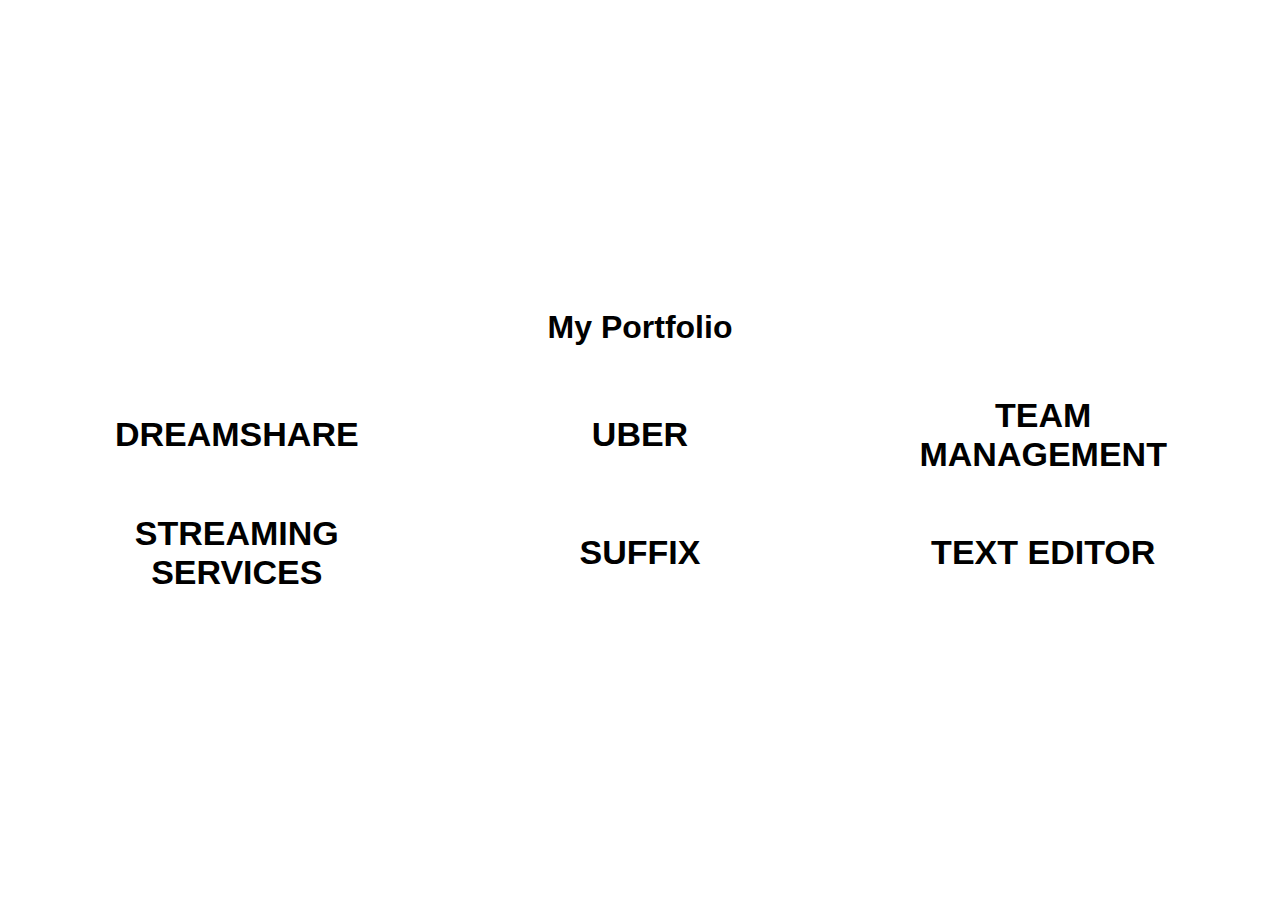
<file: index.html>
<!DOCTYPE html>
<html lang="en">

<head>
    <meta charset="UTF-8">
    <meta http-equiv="X-UA-Compatible" content="IE=edge">
    <meta name="viewport" content="width=device-width, initial-scale=1.0">
    <title>My Projects</title>
    <link rel="stylesheet" href="style.css">
</head>
<body>
    <h1>My Portfolio</h1>
    <div class="container">
        <a class="dreamshare" href="Dreamshare/index.html">Dreamshare</a>
        <a class="uber" href="Uber/index.html">Uber</a>
        <a class="team-management" href="Team Management/main.html">Team Management</a>
        <a class="streamings" href="Streaming services/index.html">Streaming services</a>
        <a class="suffix" href="Suffix/index.html">Suffix</a>
        <a class="editor" href="Text Editor/index.html">Text editor</a>
    </div>
</body>

</html>
</file>
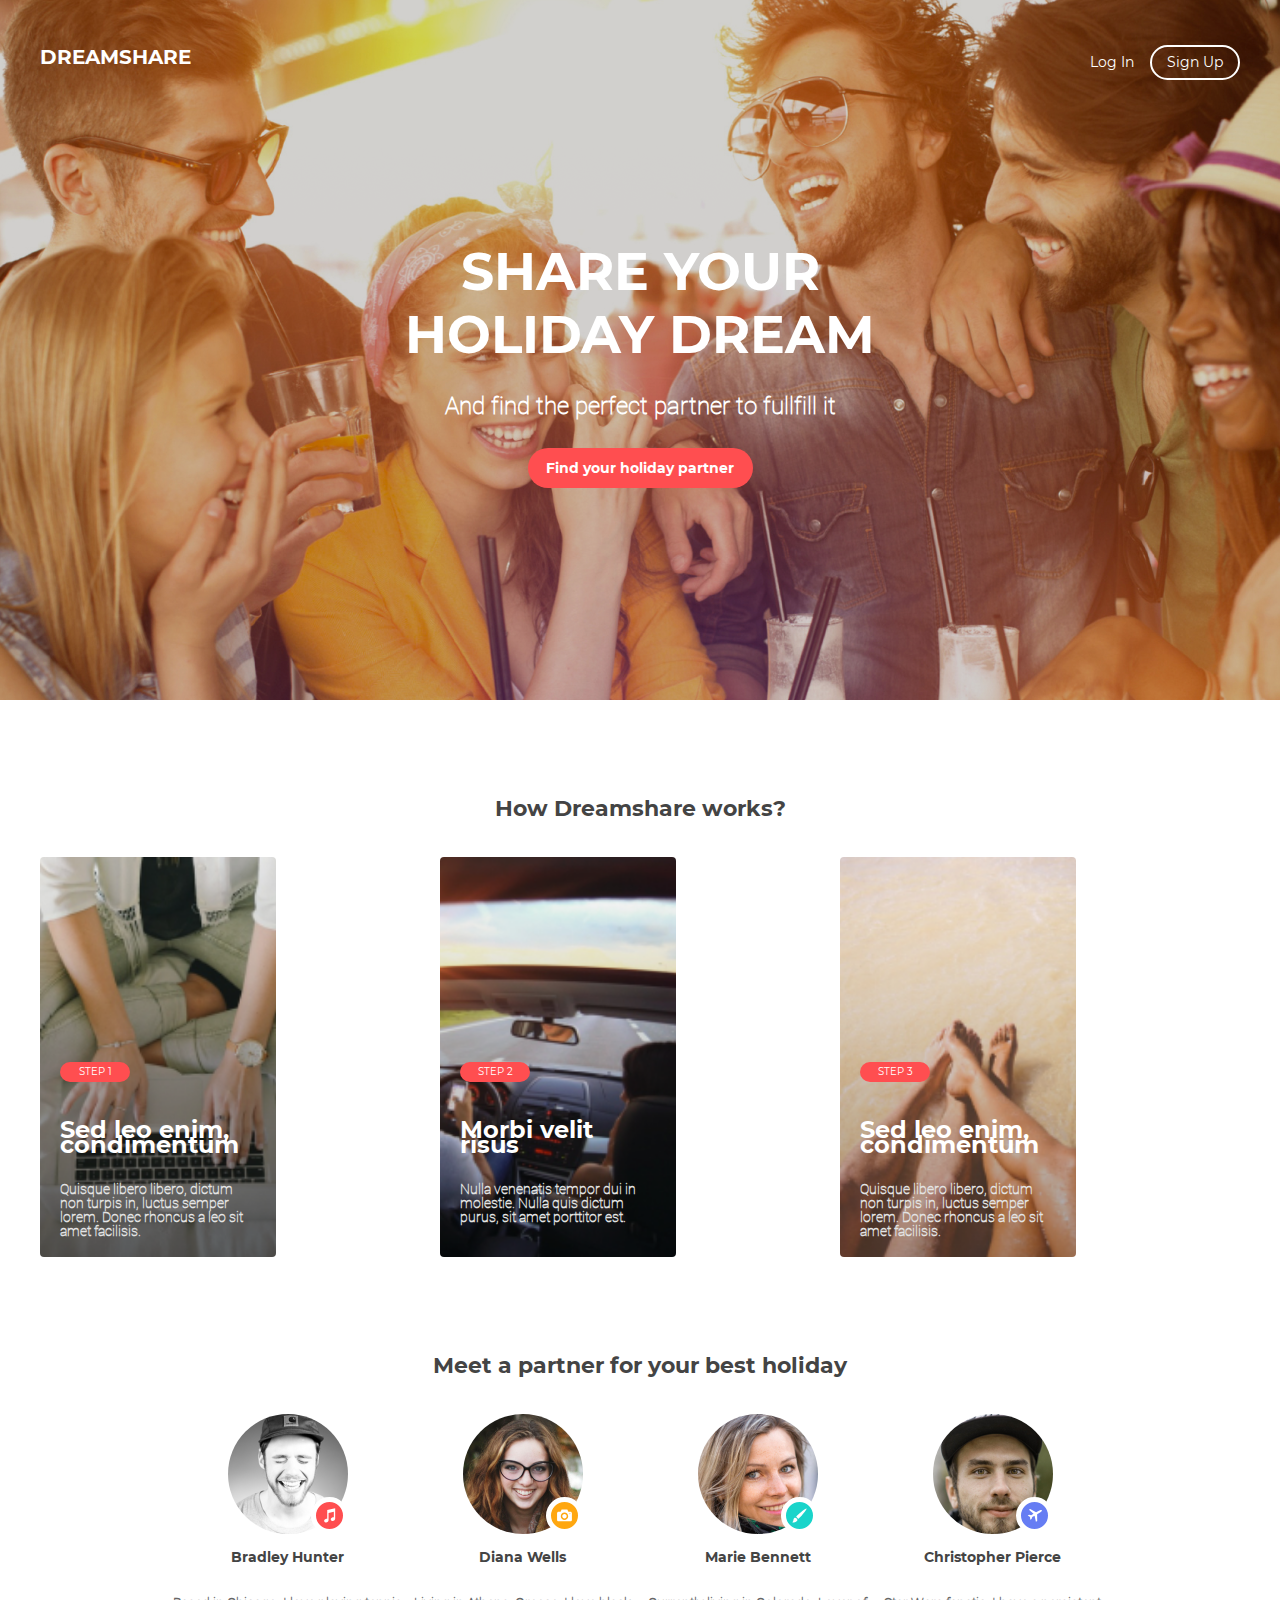
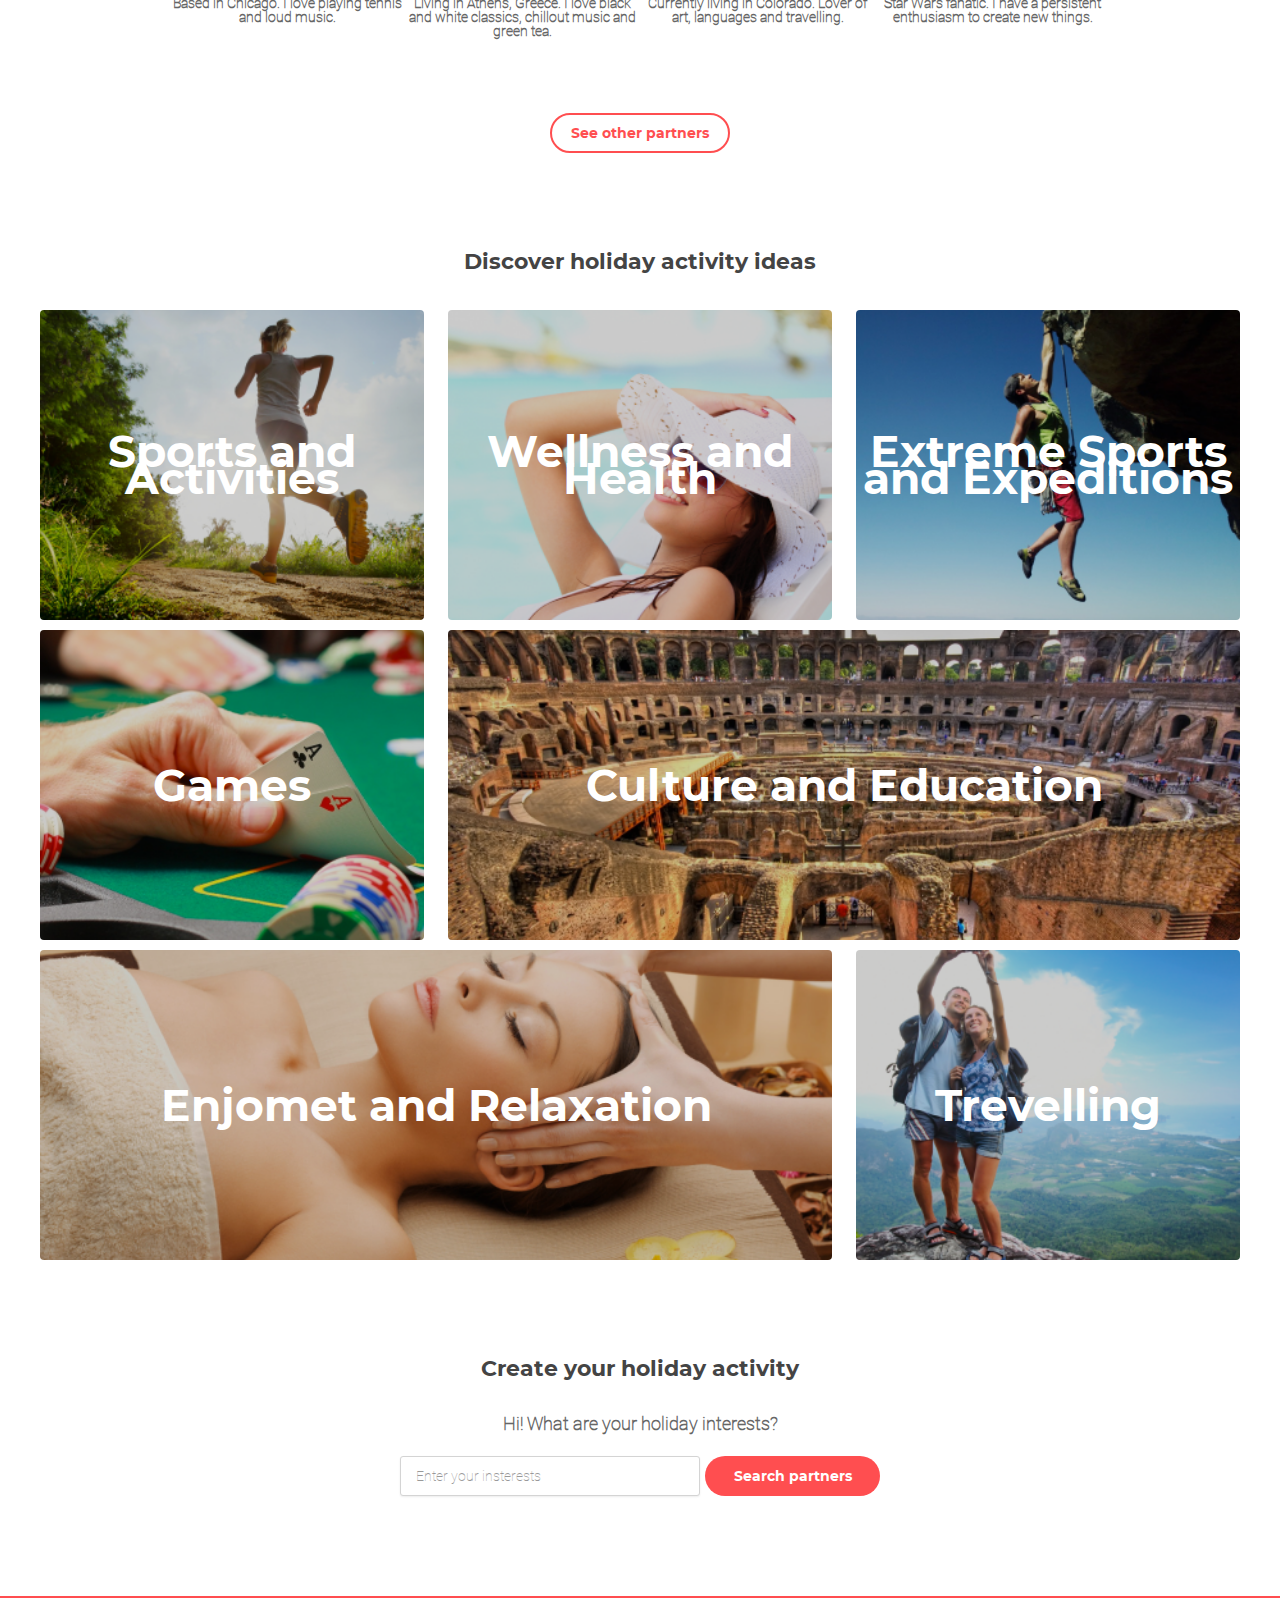
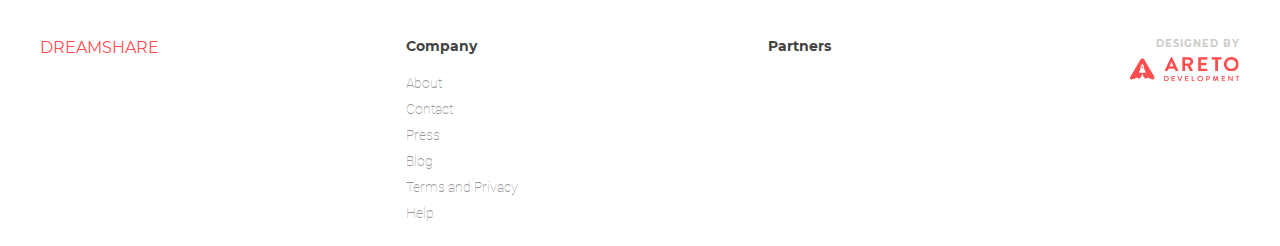
<file: Dreamshare/index.html>
<!DOCTYPE html>
<html lang="en">
<head>
    <meta charset="UTF-8">
    <meta name="viewport" content="width=device-width, initial-scale=1.0">
    <title>Dreamshare</title>
    <link rel="stylesheet" href="css/main.css">
</head>
<body>
    <header>
        <div class="container header">
            <div class="header-nav">
                <a href="#" class="header-nav-logo">Dreamshare</a>
                <div class="header-nav-register">
                    <a href="#">
                        Log In
                    </a>
                    <a href="#">
                        Sign Up
                    </a>
                </div>
            </div>
            <div class="header-title">
                <h1>SHARE YOUR HOLIDAY DREAM</h1>
                <h2>And find the perfect partner to fullfill it</h2>
                <input type="button" value="Find your holiday partner">
            </div>
        </div>
    </header>
    <main>
        <section >
            <h1>How Dreamshare works?</h1>
            <div class="how-it-works">
                <div class="how-it-works-block">
                    <span>STEP 1</span>
                    <h1>Sed leo enim, condimentum</h1>
                    <h2>Quisque libero libero, dictum non turpis in, luctus semper lorem. Donec rhoncus a leo sit amet facilisis.</h2>
                </div>
                <div class="how-it-works-block">
                    <span>STEP 2</span>
                    <h1>Morbi velit risus</h1>
                    <h2>Nulla venenatis tempor dui in molestie. Nulla quis dictum purus, sit amet porttitor est.</h2>
                </div>
                <div class="how-it-works-block">
                    <span>STEP 3</span>
                    <h1>Sed leo enim, condimentum</h1>
                    <h2>Quisque libero libero, dictum non turpis in, luctus semper lorem. Donec rhoncus a leo sit amet facilisis.</h2>
                </div>
            </p>
        </section>

        <section>
            <h1>Meet a partner for your best holiday</h1>
            <div class="partner">
                <div class="partner-card">
                    <div class="partner-card-avatar">
                        <img src="images/person1.png" alt="">
                        <div><img src="images/icon1.svg" alt=""></div>
                    </div>
                    <div class="partner-card-representation">
                        <h1>Bradley Hunter</h1>
                        <h2>Based in Chicago. I love playing tennis and loud music.</h2>
                    </div>
                </div>
                <div class="partner-card">
                    <div class="partner-card-avatar">
                        <img src="images/person2.png" alt="">
                        <div><img src="images/icon2.svg" alt=""></div>
                    </div>
                    <div class="partner-card-representation">
                        <h1>Diana Wells</h1>
                        <h2>Living in Athens, Greece. I love black and white classics, chillout music and green tea.</h2>
                    </div>
                </div>
                <div class="partner-card">
                    <div class="partner-card-avatar">
                        <img src="images/person3.png" alt="">
                        <div><img src="images/icon3.svg" alt=""></div>
                    </div>
                    <div class="partner-card-representation">
                        <h1>Marie Bennett</h1>
                        <h2>Currently living in Colorado. Lover of art, languages and travelling.</h2>
                    </div>
                </div>
                <div class="partner-card">
                    <div class="partner-card-avatar">
                        <img src="images/person4.png" alt="">
                        <div><img src="images/icon4.svg" alt=""></div>
                    </div>
                    <div class="partner-card-representation">
                        <h1>Christopher Pierce</h1>
                        <h2>Star Wars fanatic. I have a persistent enthusiasm to create new things.</h2>
                    </div>
                </div>
                <input type="button" value="See other partners">
            </div>
            
        </section>
            
        <section сlass='ideas'>
            <h1>Discover holiday activity ideas</h1>
            <div class="ideas-container">
                <a href="#" class="ideas-container-card">
                    <h1>Sports and Activities</h1>
                </a>

                <a href="#" class="ideas-container-card">
                    <h1>Wellness and Health</h1>
                </a>

                <a href="#" class="ideas-container-card">
                    <h1>Extreme Sports and Expeditions</h1>
                </a>

                <a href="#" class="ideas-container-card">
                    <h1>Games</h1>
                </a>

                <a href="#" class="ideas-container-card">
                    <h1>Culture and Education</h1>
                </a>

                <a href="#" class="ideas-container-card">
                    <h1>Enjomet and Relaxation</h1>
                </a>
                
                <a href="#" class="ideas-container-card">
                    <h1>Trevelling</h1>
                </a>
            </div>
        </section>

        <section >
            <h1>Create your holiday activity</h1>
            <div class="search">
                <h1>Hi! What are your holiday interests?</h1>
                <div class="search-inputs">
                    <input type="text" placeholder="Enter your insterests">
                    <input type="button" value="Search partners">
                </div>
            </div>
            
        </section>
    </main>
    <footer>
        <div class="container footer">
            <a href="#" class="footer-logo">Dreamshare</a>
            <div class="footer-info">
                <h1>Company</h1>
                <div class="footer-info-links">
                    <a href="#">About</a>
                    <a href="#">Contact</a>
                    <a href="#">Press</a>
                    <a href="#">Blog</a>
                    <a href="#">Terms and Privacy</a>
                    <a href="#">Help</a>
                </div>
            </div>
            <div class="footer-info">
                <h1>Partners</h1>
            </div>
            <div class="footer-design">
                <h1>Designed by</h1>
                <a href="#"><img src="images/designed-by.png" alt=""></a>
            </div>
        </div>
    </footer>
</body>
</html>
</file>
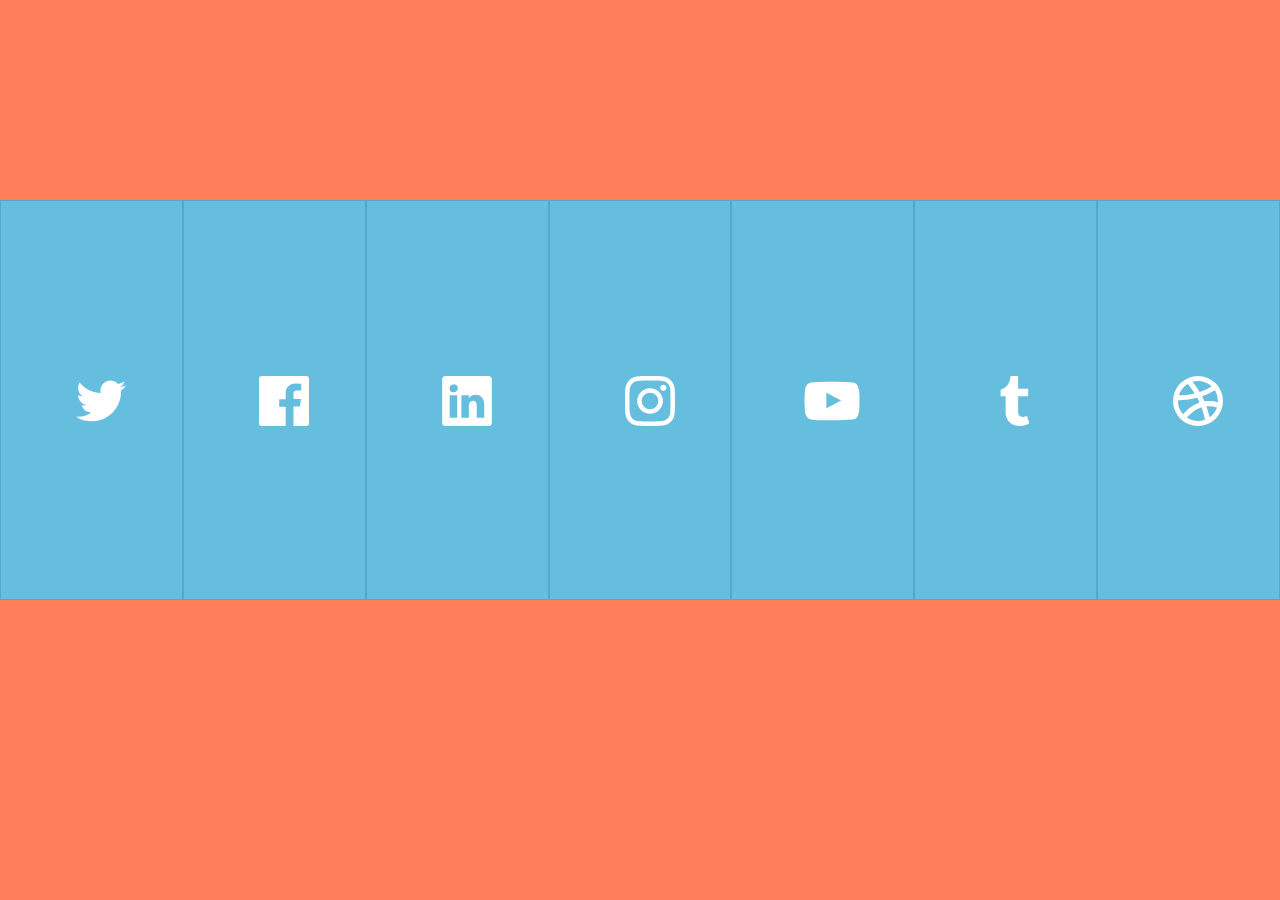
<file: Streaming services/index.html>
<!DOCTYPE html>
<html lang="en">
<head>
    <meta charset="UTF-8">
    <meta name="viewport" content="width=device-width, initial-scale=1.0">
    <title>Document</title>
    <link rel="stylesheet" href="styles/main.css">
</head>
<body>
    <div class="container">
        <div class="block">
            <div class="block-icon">
                <div class="block-icon-lower"></div>
                <div class="block-icon-upper"></div>
            </div>
            <div class="block-info">
                <h1>Twitter</h1>
                <h2>My thoughts in 140 characters or less. Sometimes, I do not know how to correctly use Twitter.</h2>
            </div>
        </div>
        <div class="block">
            <div class="block-icon">
                <div class="block-icon-lower"></div>
                <div class="block-icon-upper"></div>
            </div>
            <div class="block-info">
                <h1>Facebook</h1>
                <h2>Where I get to stalk my friends and let them stalk me. A place to get people to stroke your ego.</h2>
            </div>
        </div>
        <div class="block">
            <div class="block-icon">
                <div class="block-icon-lower"></div>
                <div class="block-icon-upper"></div>
            </div>
            <div class="block-info">
                <h1>LinkedIn</h1>
                <h2>I act totally professional on this one. It is what the recruiters see, you see.</h2>
            </div>
        </div>
        <div class="block">
            <div class="block-icon">
                <div class="block-icon-lower"></div>
                <div class="block-icon-upper"></div>
            </div>
            <div class="block-info">
                <h1>Instagram</h1>
                <h2>Where I post my duckface pictures. Occasionally, I would post pictures of my food and my cats.</h2>
            </div>
        </div>
        <div class="block">
            <div class="block-icon">
                <div class="block-icon-lower"></div>
                <div class="block-icon-upper"></div>
            </div>
            <div class="block-info">
                <h1>YouTube</h1>
                <h2>Just kidding! I do not have a YouTube account. I`m not too fond of the camera.</h2>
            </div>
        </div>
        <div class="block">
            <div class="block-icon">
                <div class="block-icon-lower"></div>
                <div class="block-icon-upper"></div>
            </div>
            <div class="block-info">
                <h1>Tumblr</h1>
                <h2>I have a tumblr but I don`t really use it. I still prefer WordPress. I`m quite old-fashioned.</h2>
            </div>
        </div>
        <div class="block">
            <div class="block-icon">
                <div class="block-icon-lower"></div>
                <div class="block-icon-upper"></div>
            </div>
            <div class="block-info">
                <h1>Dribble</h1>
                <h2>I do not have a Dribble account. Would any of you be so kind and send me an invite?</h2>
            </div>
        </div>
    </div>
</body>
</html>
</file>
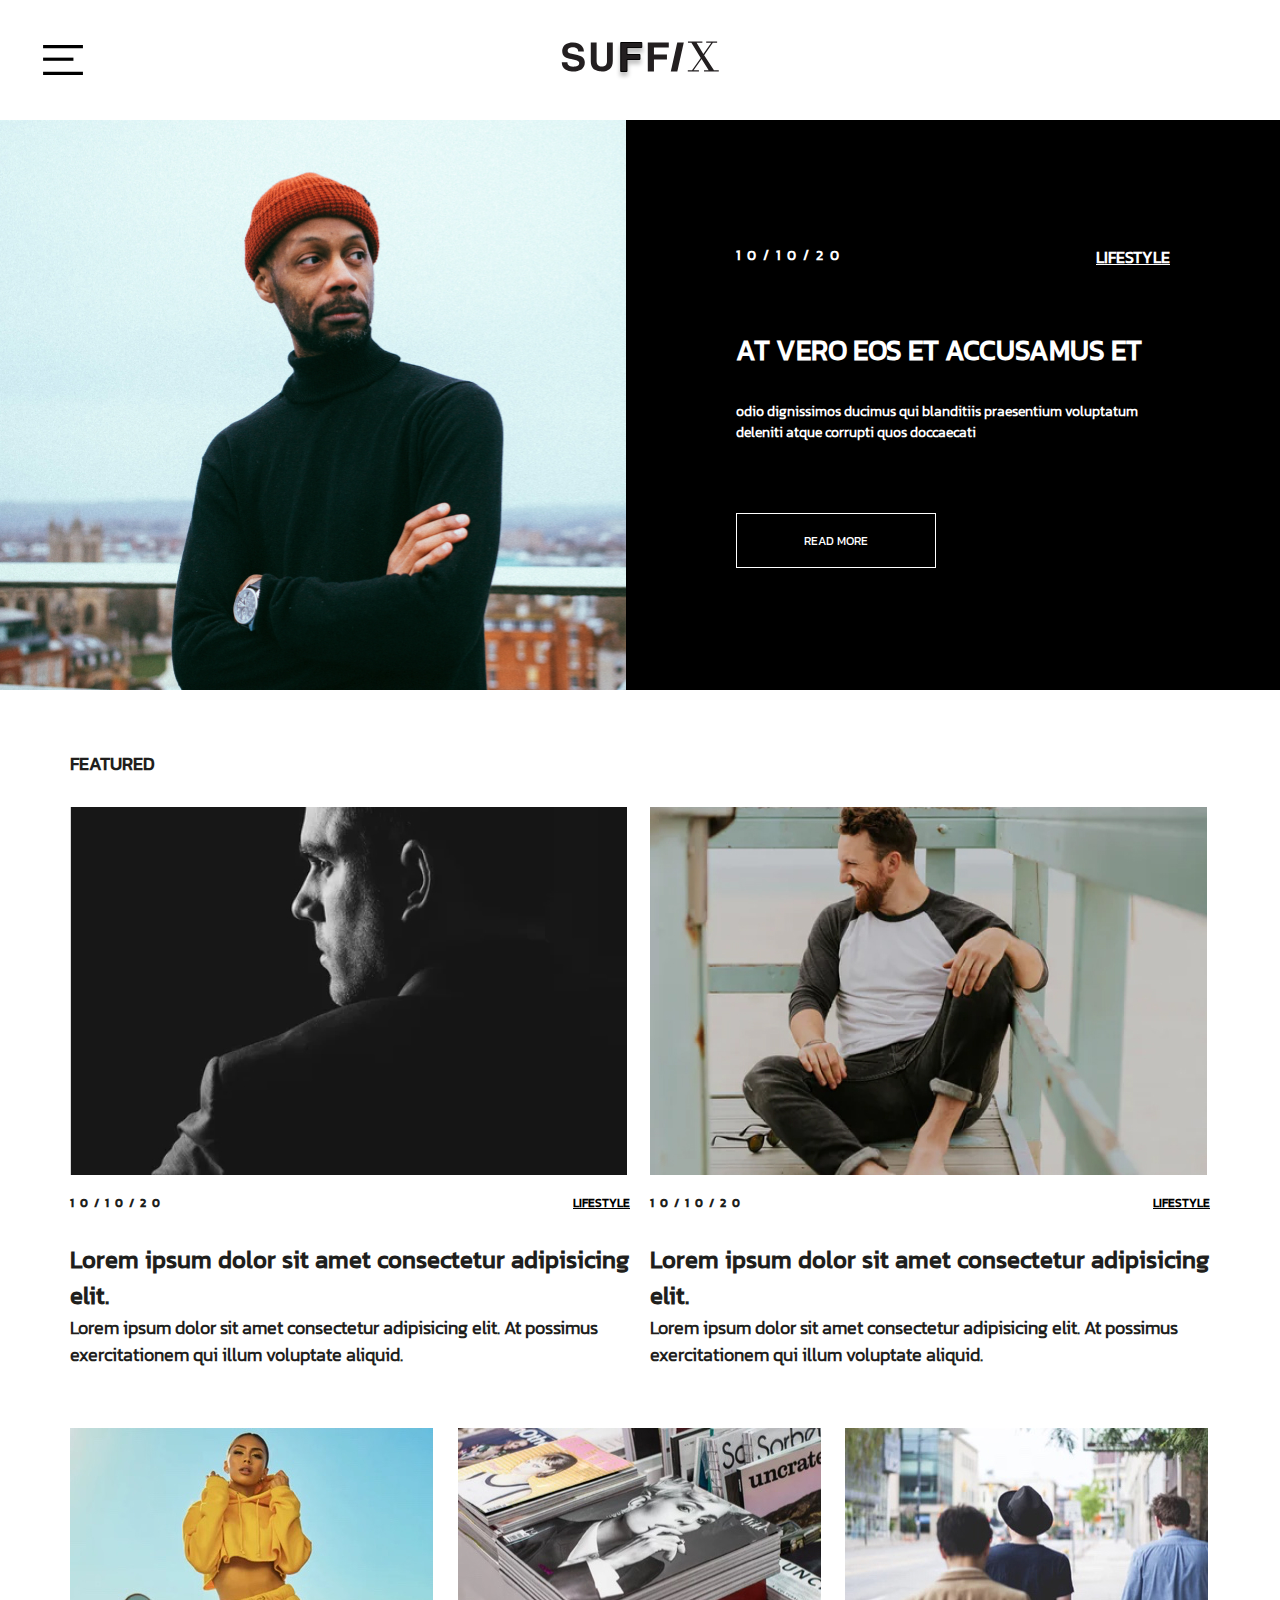
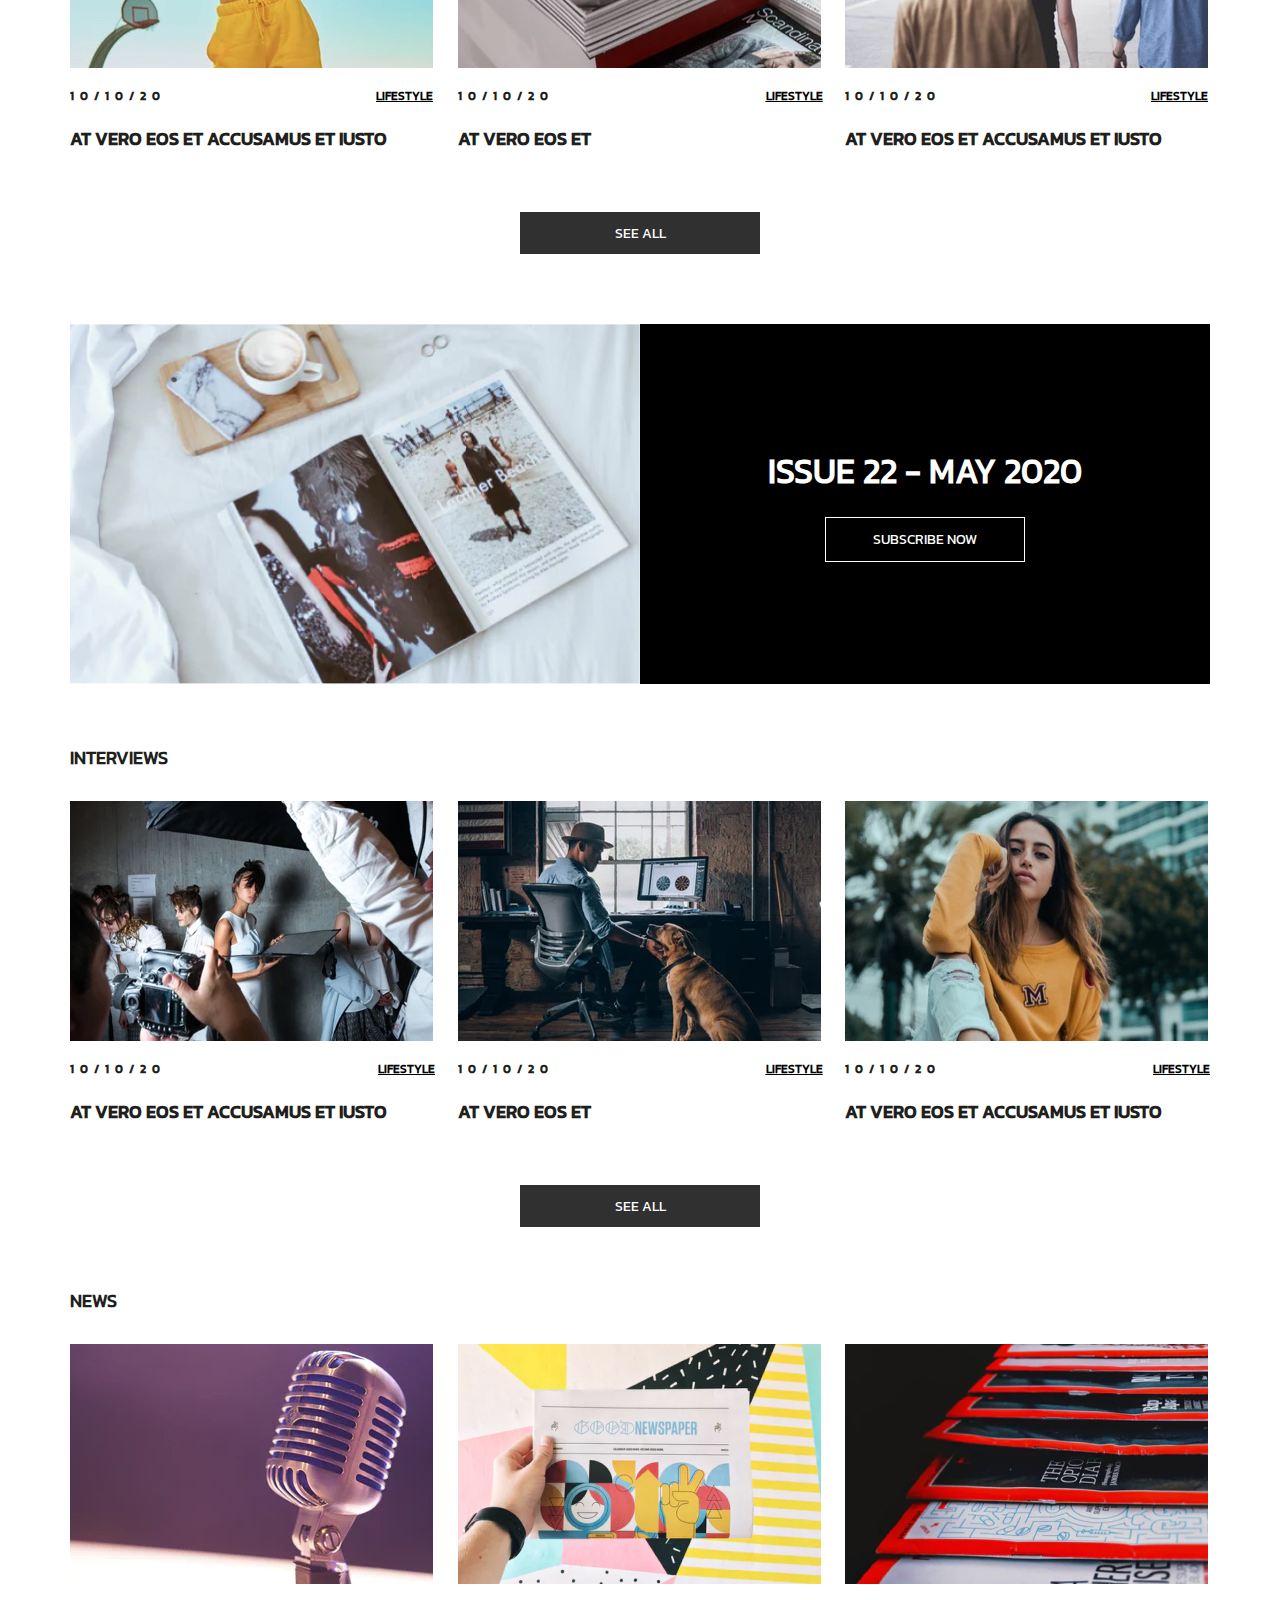
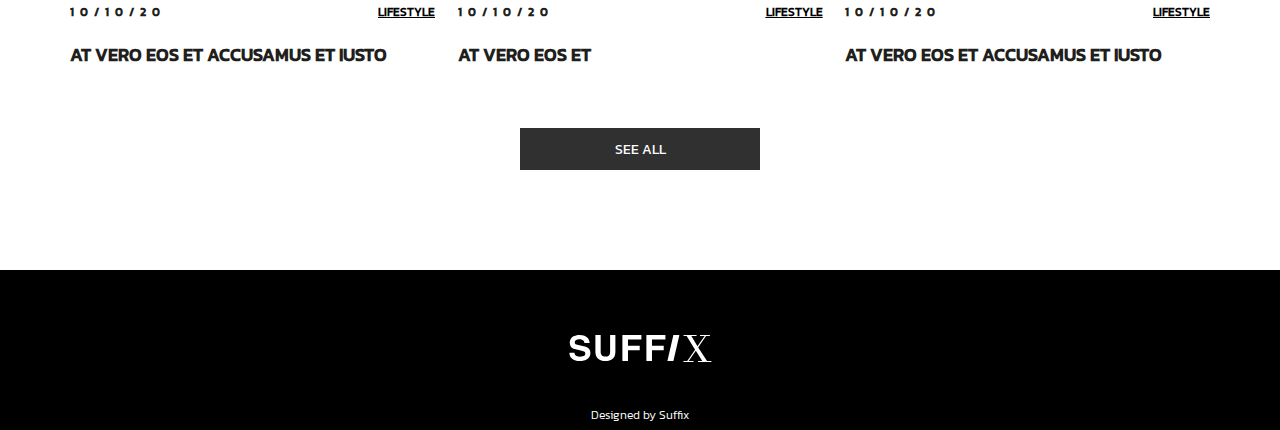
<file: Suffix/index.html>
<!DOCTYPE html>
<html lang="en">
<head>
    <meta charset="UTF-8">
    <meta name="viewport" content="width=device-width, initial-scale=1.0">
    <title>Suffix</title>
    <link rel="stylesheet" href="style.css">
</head>
<body>
    <nav>
        <ul>
            <a href=""><li>Home</li></a>
            <a href=""><li>Preferences</li></a>
            <a href=""><li>Contacts</li></a>
            <a href=""><li>About</li></a>
            <a href=""><li>Out blog</li></a>
            <a href=""><li>Map</li></a>
            <a href=""><li>Career</li></a>
        </ul>
        
    </nav>
    <header>
        <img class="nav-image" src="images/cross.svg" alt="cross">
        <img class="nav-image" src="images/menu.svg" alt="burger">
        <img src="images/logoblack.svg" alt="">
    </header>
    <main>
        <section class="lifestyle">
            <div>
                
            </div>
            <div>
                <figure>
                    <figcaption>
                        <h1>10/10/20</h1>
                        <a href="">
                            <h2>LIFESTYLE</h2>
                        </a>
                    </figcaption>
                </figure>
                <div>
                    <h1>At vero eos et accusamus et</h1>
                    <h2>odio dignissimos ducimus qui blanditiis praesentium voluptatum deleniti atque corrupti quos
                        doccaecati</h2>
                </div>
                <input type="button" value="READ MORE">
            </div>
        </section>

        <div class="container">
            <section class="featured">
                <h1>FEATURED</h1>
                <div>
                    <figure  id="item1">
                        <img src="images/man-2.jpg" alt="">
                        <figcaption>
                            <h1>10/10/20</h1>
                            <a href="">
                                <h2>LIFESTYLE</h2>
                            </a>
                        </figcaption>
                        <article id="item3">
                            <h1>Lorem ipsum dolor sit amet consectetur adipisicing elit.</h1>
                            <h2>Lorem ipsum dolor sit amet consectetur adipisicing elit. At possimus exercitationem qui illum voluptate aliquid.</h2>
                        </article>
                    </figure>
                    <figure id="item2">
                        <img src="images/man-3.jpg" alt="">
                        <figcaption>
                            <h1>10/10/20</h1>
                            <a href="">
                                <h2>LIFESTYLE</h2>
                            </a>
                        </figcaption>
                        <article id="item4">
                            <h1>Lorem ipsum dolor sit amet consectetur adipisicing elit.</h1>
                            <h2>Lorem ipsum dolor sit amet consectetur adipisicing elit. At possimus exercitationem qui
                                illum voluptate aliquid.</h2>
                        </article>
                    </figure>
                </div>
                <div>
                    <div>
                        <figure>
                            <img src="images/img-1.jpg" alt="">
                            <figcaption>
                                <h1>10/10/20</h1>
                                <a href="">
                                    <h2>LIFESTYLE</h2>
                                </a>

                            </figcaption>
                        </figure>
                        <h3>At vero eos et accusamus et iusto</h3>
                    </div>
                    <div>
                        <figure>
                            <img src="images/img-2.jpg" alt="">
                            <figcaption>
                                <h1>10/10/20</h1>
                                <a href="">
                                    <h2>LIFESTYLE</h2>
                                </a>
                                
                            </figcaption>
                        </figure>
                        <h3>At vero eos et</h3>
                    </div>
                    <div>
                        <figure>
                            <img src="images/img-3.jpg" alt="">
                            <figcaption>
                                <h1>10/10/20</h1>
                                <a href="">
                                    <h2>LIFESTYLE</h2>
                                </a>
                            </figcaption>
                        </figure>
                        <h3>At vero eos et accusamus et iusto</h3>
                    </div>
                </div>
                <input type="button" class="see_all_but" value="SEE ALL">
            </section>

            <section class="subscribe">
                <div>
                    
                </div>
                <div>
                    <h1>ISSUE 22 - MAY 2020</h1>
                    <input type="button" value="SUBSCRIBE NOW">  
                </div>
            </section>

            <section class="interviews">
                <h1>INTERVIEWS</h1>
                <div>
                    <div>
                        <figure>
                            <img src="images/img-5.jpg" alt="">
                            <figcaption>
                                <h1>10/10/20</h1>
                                <a href="">
                                    <h2>LIFESTYLE</h2>
                                </a>

                            </figcaption>
                        </figure>
                        <h3>At vero eos et accusamus et iusto</h3>
                    </div>
                    <div>
                        <figure>
                            <img src="images/img-6.jpg" alt="">
                            <figcaption>
                                <h1>10/10/20</h1>
                                <a href="">
                                    <h2>LIFESTYLE</h2>
                                </a>

                            </figcaption>
                        </figure>
                        <h3>At vero eos et</h3>
                    </div>
                    <div>
                        <figure>
                            <img src="images/img-7.jpg" alt="">
                            <figcaption>
                                <h1>10/10/20</h1>
                                <a href="">
                                    <h2>LIFESTYLE</h2>
                                </a>
                            </figcaption>
                        </figure>
                        <h3>At vero eos et accusamus et iusto</h3>
                    </div>
                </div>
                <input type="button" class="see_all_but" value="SEE ALL">
            </section>

            <section class="news">
                <h1>NEWS</h1>
                <div>
                    <div>
                        <figure>
                            <img src="images/img-8.jpg" alt="">
                            <figcaption>
                                <h1>10/10/20</h1>
                                <a href="">
                                    <h2>LIFESTYLE</h2>
                                </a>

                            </figcaption>
                        </figure>
                        <h3>At vero eos et accusamus et iusto</h3>
                    </div>
                    <div>
                        <figure>
                            <img src="images/img-9.jpg" alt="">
                            <figcaption>
                                <h1>10/10/20</h1>
                                <a href="">
                                    <h2>LIFESTYLE</h2>
                                </a>

                            </figcaption>
                        </figure>
                        <h3>At vero eos et</h3>
                    </div>
                    <div>
                        <figure>
                            <img src="images/img-10.jpg" alt="">
                            <figcaption>
                                <h1>10/10/20</h1>
                                <a href="">
                                    <h2>LIFESTYLE</h2>
                                </a>
                            </figcaption>
                        </figure>
                        <h3>At vero eos et accusamus et iusto</h3>
                    </div>
                </div>
                <input type="button" class="see_all_but" value="SEE ALL">
            </section>
        </div>
    </main>
    <footer>
        <figure>
            <img src="images/logowhite.svg" alt="">
            <figcaption>Designed by Suffix</figcaption>
        </figure>
    </footer>
</body>
<script src="script.js"></script>
</html>
</file>
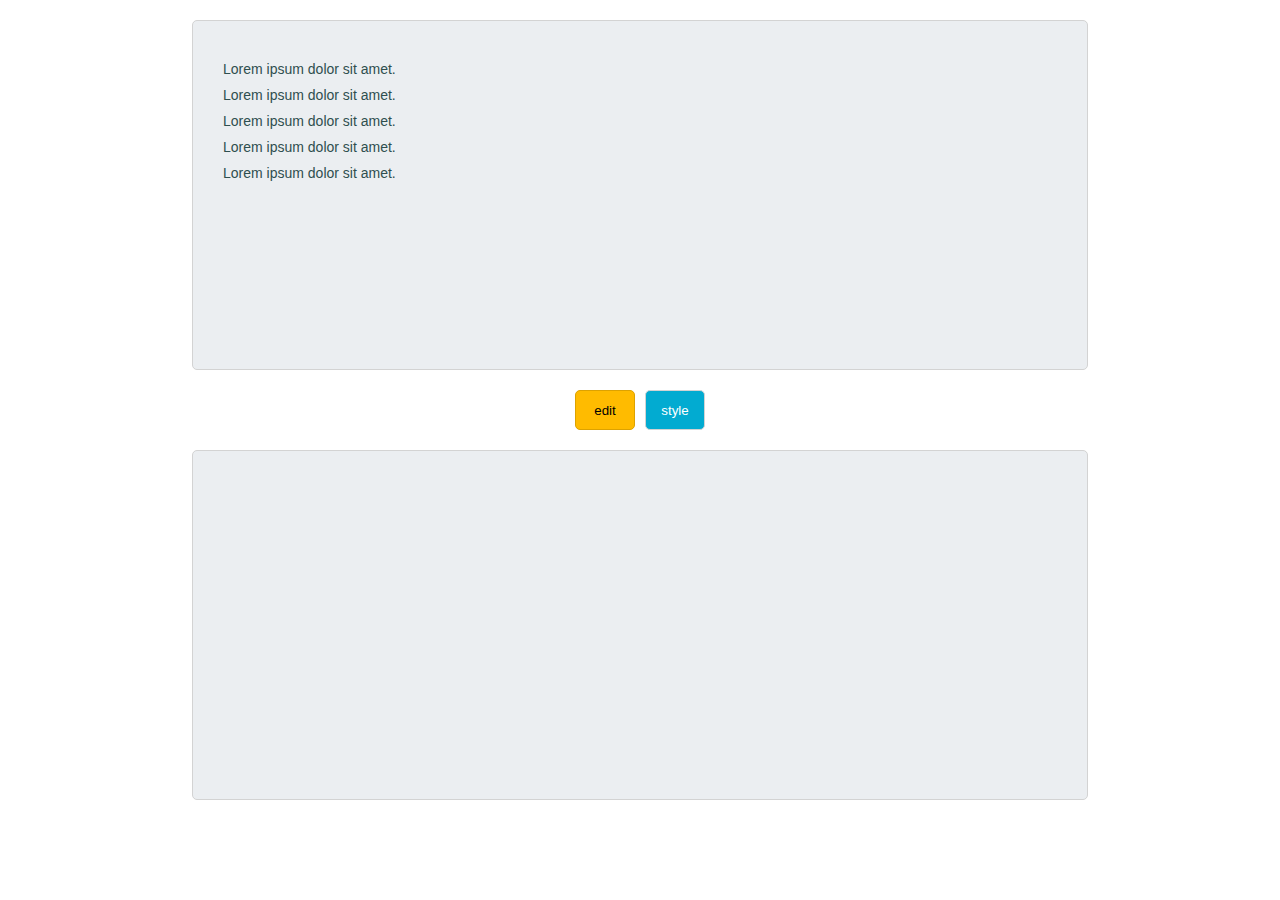
<file: Text Editor/index.html>
<!DOCTYPE html>
<html lang="en">
<head>
    <meta charset="UTF-8">
    <meta name="viewport" content="width=device-width, initial-scale=1.0">
    <link rel="stylesheet" href="style.css">
    <title>Document</title>
</head>
<body>
    <div class="block adding">
        <h1>Choose what you want</h1>
        <label for="btn-table">
            <input type="radio" id="btn-table" name="choose">
            <span>table</span>
        </label>
        <label for="btn-list">
            <input type="radio" id="btn-list" name="choose">
            <span>list</span>
        </label>

        <form name="tableCreation">
            <div class="simpleInput">
                <span>Count TR:</span>
                <input name="countTR" type="text" class="inputStyle" placeholder="Count TR:">
            </div>
            <div class="simpleInput">
                <span>Count TD:</span>
                <input name="countTD" type="text" class="inputStyle" placeholder="Count TD:">
            </div>
            <h2>Add style to your table:</h2>
            <div class="simpleInput">
                <span>Width of TD:</span>
                <input name="widthOfTD" type="text" class="inputStyle" placeholder="Width of TD:">
            </div>
            <div class="simpleInput">
                <span>Height of TD:</span>
                <input name="heightOfTD" type="text" class="inputStyle" placeholder="Height of TD:">
            </div>
            <div class="tripleInput">
                <span>Width of border:</span>
                <div>
                    <input name="widthOfBorder" type="text" class="inputStyle" placeholder="Width of border:">
                    <span>Type of border:</span>
                    <select name="typOfBorder" id="" class="inputStyle" placeholder="Type of border:">
                        <option>solid</option>
                        <option>dashed</option>
                        <option>dotted</option>
                        <option>double</option>
                    </select>
                    <span>Color of border:</span>
                    <select name="colorOfBorder" id="" class="inputStyle" placeholder="Color of border:">
                        <option>red</option>
                        <option>green</option>
                        <option>blue</option>
                        <option>yellow</option>
                    </select>
                </div>
            </div>
            <input type="button" value="Create table" name="createTable" class="btn-create">
        </form>

        <form name="listCreation">
            <div class="simpleInput">   
                <span>Count Li:</span>
                <input name="countLi" type="text" class="inputStyle" placeholder="Count Li:">
            </div>
            <div class="simpleInput">
                <span>Type of marks:</span>
                <select name="typeOfMarks" class="inputStyle">
                    <option>circle</option>
                    <option>disc</option>
                    <option>square</option>
                </select>
            </div>
            <input type="button" value="Create list" name="createList" class="btn-create">
        </form>
        
    </div>
    <div class="container">
        <div class="block top-block">
            <p>Lorem ipsum dolor sit amet.</p>
            <p>Lorem ipsum dolor sit amet.</p>
            <p>Lorem ipsum dolor sit amet.</p>
            <p>Lorem ipsum dolor sit amet.</p>
            <p>Lorem ipsum dolor sit amet.</p>
        </div>
        <div class="center-block">
            <input type="button" value="edit" class="btn-edit">
            <input type="button" value="style" class="btn-style">
        </div>
        <div class="block bottom-block">
            <div class="edit-block">
                <textarea class="edit-area inputStyle"></textarea>
                <input type="button" value="add" class="btn-add">
                <input type="button" value="save" class="btn-save">
            </div>
            <div class="style-block">
                <form name="stylingForm">
                    <h2>Font Size:</h2>
                    <div class="form-size">
                        <label for="12px">
                            <input type="radio" name="size" id="12px">
                            <span>12px</span>
                        </label>
                        <label for="14px">
                            <input type="radio" name="size" id="14px" checked>
                            <span>14px</span>
                        </label>
                        <label for="16px">
                            <input type="radio" name="size" id="16px">
                            <span>16px</span>
                        </label>
                        <label for=18px>
                            <input type="radio" name="size" id="18px">
                            <span>18px</span>
                        </label>
                        <label for="20px">
                            <input type="radio" name="size" id="20px">
                            <span>20px</span>
                        </label>
                    </div>
                    
                    <div class="form-family ">
                        <h2>Font Family:</h2>
                        <select name="fam" class="inputStyle">
                            <option value="choose">Choose option</option>
                            <option>cursive</option>
                            <option>fantasy</option>
                            <option>monospace</option>
                            <option>sens-serif</option>
                        </select>
                    </div>
                    <div class="form-colors">
                        <h2>Colors:</h2>
                        <input type="button" value="Color of Text" class="btn-color">
                        <input type="button" value="Background color" class="btn-background">
                    </div>
                    <h2>Style:</h2>
                    <div class="form-style">
                        <label for="bold">
                            <input type="checkbox" name="boldText" id="bold">
                            <span>Bold text</span>
                        </label>
                        <label for="cursive">
                            <input type="checkbox" name="cursiveText" id="cursive">
                            <span>Cursive text</span>
                        </label>
                    </div>
                </form>
                <div class="boxWithColors">
                    <div></div>
                    <div></div>
                    <div></div>
                    <div></div>
                    <div></div>
                    <div></div>
                    <div></div>
                    <div></div>
                    <div></div>
                </div>
            </div>
        </div>
    </div>
    <script src="script.js"></script>
</body>
</html>
</file>
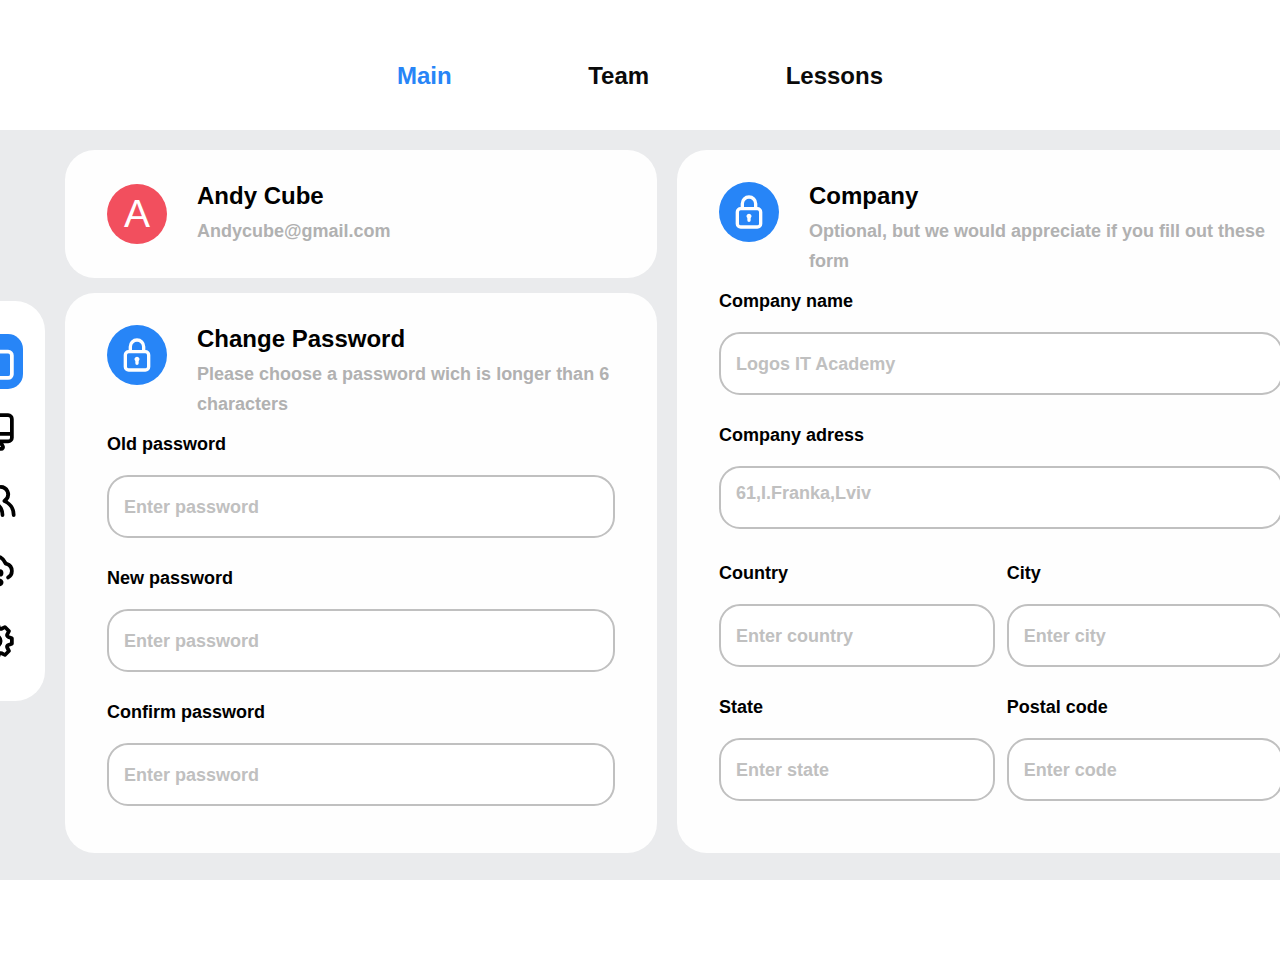
<file: Team Management/account.html>
<!DOCTYPE html>
<html lang="en">

<head>
    <meta charset="UTF-8">
    <meta http-equiv="X-UA-Compatible" content="IE=edge">
    <meta name="viewport" content="width=device-width, initial-scale=1.0">
    <title>Team</title>
    <link rel="stylesheet" href="css/style.min.css">
</head>

<body>
    <div class="promo">
        <div class="container">
            <header class="header">
                <a href="main.html" class="header__link header__link_active">Main</a>
                <a href="team.html" class="header__link ">Team</a>
                <a href="lessons.html" class="header__link">Lessons</a>
            </header>
            <div class="promo__wrapper account">
                <aside>
                    <a href="#">
                        <div name="Project" class="project_active">
                            <svg xmlns="http://www.w3.org/2000/svg" viewBox="0 0 24 24">
                                <path
                                    d="M19,5.5H12.72l-.32-1a3,3,0,0,0-2.84-2H5a3,3,0,0,0-3,3v13a3,3,0,0,0,3,3H19a3,3,0,0,0,3-3V8.5A3,3,0,0,0,19,5.5Zm1,13a1,1,0,0,1-1,1H5a1,1,0,0,1-1-1V5.5a1,1,0,0,1,1-1H9.56a1,1,0,0,1,.95.68l.54,1.64A1,1,0,0,0,12,7.5h7a1,1,0,0,1,1,1Z" />
                            </svg>
                        </div>
                    </a>
                    <a href="account.html">
                        <div name="Account">
                            <svg xmlns="http://www.w3.org/2000/svg" viewBox="0 0 24 24">
                                <path
                                    d="M19,2H5A3,3,0,0,0,2,5V15a3,3,0,0,0,3,3H7.64l-.58,1a2,2,0,0,0,0,2,2,2,0,0,0,1.75,1h6.46A2,2,0,0,0,17,21a2,2,0,0,0,0-2l-.59-1H19a3,3,0,0,0,3-3V5A3,3,0,0,0,19,2ZM8.77,20,10,18H14l1.2,2ZM20,15a1,1,0,0,1-1,1H5a1,1,0,0,1-1-1V14H20Zm0-3H4V5A1,1,0,0,1,5,4H19a1,1,0,0,1,1,1Z" />
                            </svg>
                        </div>
                    </a>
                    <a href="#">
                        <div name="Groups">
                            <svg xmlns="http://www.w3.org/2000/svg" viewBox="0 0 24 24">
                                <path
                                    d="M12.3,12.22A4.92,4.92,0,0,0,14,8.5a5,5,0,0,0-10,0,4.92,4.92,0,0,0,1.7,3.72A8,8,0,0,0,1,19.5a1,1,0,0,0,2,0,6,6,0,0,1,12,0,1,1,0,0,0,2,0A8,8,0,0,0,12.3,12.22ZM9,11.5a3,3,0,1,1,3-3A3,3,0,0,1,9,11.5Zm9.74.32A5,5,0,0,0,15,3.5a1,1,0,0,0,0,2,3,3,0,0,1,3,3,3,3,0,0,1-1.5,2.59,1,1,0,0,0-.5.84,1,1,0,0,0,.45.86l.39.26.13.07a7,7,0,0,1,4,6.38,1,1,0,0,0,2,0A9,9,0,0,0,18.74,11.82Z" />
                            </svg>
                        </div>
                    </a>
                    <a href="#">
                        <div name="Cloud">
                            <svg xmlns="http://www.w3.org/2000/svg" data-name="Layer 1" viewBox="0 0 24 24">
                                <path
                                    d="M14.5,15a2,2,0,1,0-2-2l-1.9.87a2,2,0,0,0-1.1-.33,2,2,0,0,0,0,4,1.88,1.88,0,0,0,.92-.24l2.1,1a2,2,0,1,0,.8-1.84l-1.75-.8,1.91-.88A2,2,0,0,0,14.5,15Zm3.92-7.78A7,7,0,0,0,5.06,9.11a4,4,0,0,0-.38,7.66,1.13,1.13,0,0,0,.32.05,1,1,0,0,0,.32-2A2,2,0,0,1,4,13a2,2,0,0,1,2-2,1,1,0,0,0,1-1,5,5,0,0,1,9.73-1.61,1,1,0,0,0,.78.67,3,3,0,0,1,1,5.53,1,1,0,1,0,1,1.74A5,5,0,0,0,22,12,5,5,0,0,0,18.42,7.22Z" />
                            </svg>
                        </div>
                    </a>
                    <a href="#">
                        <div name="Settings">
                            <svg xmlns="http://www.w3.org/2000/svg" viewBox="0 0 24 24">
                                <path
                                    d="M21.32,9.55l-1.89-.63.89-1.78A1,1,0,0,0,20.13,6L18,3.87a1,1,0,0,0-1.15-.19l-1.78.89-.63-1.89A1,1,0,0,0,13.5,2h-3a1,1,0,0,0-.95.68L8.92,4.57,7.14,3.68A1,1,0,0,0,6,3.87L3.87,6a1,1,0,0,0-.19,1.15l.89,1.78-1.89.63A1,1,0,0,0,2,10.5v3a1,1,0,0,0,.68.95l1.89.63-.89,1.78A1,1,0,0,0,3.87,18L6,20.13a1,1,0,0,0,1.15.19l1.78-.89.63,1.89a1,1,0,0,0,.95.68h3a1,1,0,0,0,.95-.68l.63-1.89,1.78.89A1,1,0,0,0,18,20.13L20.13,18a1,1,0,0,0,.19-1.15l-.89-1.78,1.89-.63A1,1,0,0,0,22,13.5v-3A1,1,0,0,0,21.32,9.55ZM20,12.78l-1.2.4A2,2,0,0,0,17.64,16l.57,1.14-1.1,1.1L16,17.64a2,2,0,0,0-2.79,1.16l-.4,1.2H11.22l-.4-1.2A2,2,0,0,0,8,17.64l-1.14.57-1.1-1.1L6.36,16A2,2,0,0,0,5.2,13.18L4,12.78V11.22l1.2-.4A2,2,0,0,0,6.36,8L5.79,6.89l1.1-1.1L8,6.36A2,2,0,0,0,10.82,5.2l.4-1.2h1.56l.4,1.2A2,2,0,0,0,16,6.36l1.14-.57,1.1,1.1L17.64,8a2,2,0,0,0,1.16,2.79l1.2.4ZM12,8a4,4,0,1,0,4,4A4,4,0,0,0,12,8Zm0,6a2,2,0,1,1,2-2A2,2,0,0,1,12,14Z" />
                            </svg>
                        </div>
                    </a>
                </aside>
                <div>
                    <div class="account__information">
                        <div class="account__separated-first">
                            <div class="account__information-profile block block_inverted block__wrapper">
                                <div class="block__round">A</div>
                                <div>
                                    <div class="block__title">Andy Cube </div>
                                    <div class="block__subtitle"> Andycube@gmail.com </div>
                                </div>
                            </div>

                            <div class="account__information-password block block_inverted">
                                <div class="block__wrapper">
                                    <div class="block__round block__round_blue"><svg xmlns="http://www.w3.org/2000/svg"
                                            viewBox="0 0 24 24">
                                            <path
                                                d="M12,13a1.49,1.49,0,0,0-1,2.61V17a1,1,0,0,0,2,0V15.61A1.49,1.49,0,0,0,12,13Zm5-4V7A5,5,0,0,0,7,7V9a3,3,0,0,0-3,3v7a3,3,0,0,0,3,3H17a3,3,0,0,0,3-3V12A3,3,0,0,0,17,9ZM9,7a3,3,0,0,1,6,0V9H9Zm9,12a1,1,0,0,1-1,1H7a1,1,0,0,1-1-1V12a1,1,0,0,1,1-1H17a1,1,0,0,1,1,1Z" />
                                        </svg></div>
                                    <div>
                                        <div class="block__title">Change Password </div>
                                        <div class="block__subtitle"> Please choose a password wich is longer than 6 characters</div>
                                    </div>
                                </div>
                                <div class="field">
                                    <label class="field__label">Old password</label>
                                    <input type="password" class="field__input" placeholder="Enter password"/>
                                </div>
                                <div class="field">
                                    <label class="field__label">New password</label>
                                    <input type="password" class="field__input" placeholder="Enter password"/>
                                </div>
                                <div class="field">
                                    <label class="field__label">Confirm password</label>
                                    <input type="password" class="field__input" placeholder="Enter password"/>
                                </div>
                            </div>
                        </div>


                        <div class="account__information-company block block_inverted">
                            <div class="block__wrapper">
                                <div class="block__round block__round_blue"><svg xmlns="http://www.w3.org/2000/svg" viewBox="0 0 24 24">
                                        <path
                                            d="M12,13a1.49,1.49,0,0,0-1,2.61V17a1,1,0,0,0,2,0V15.61A1.49,1.49,0,0,0,12,13Zm5-4V7A5,5,0,0,0,7,7V9a3,3,0,0,0-3,3v7a3,3,0,0,0,3,3H17a3,3,0,0,0,3-3V12A3,3,0,0,0,17,9ZM9,7a3,3,0,0,1,6,0V9H9Zm9,12a1,1,0,0,1-1,1H7a1,1,0,0,1-1-1V12a1,1,0,0,1,1-1H17a1,1,0,0,1,1,1Z" />
                                    </svg></div>
                                <div>
                                    <div class="block__title">Company</div>
                                    <div class="block__subtitle">Optional, but we would appreciate if you fill out these form</div>
                                </div>
                            </div>
                            <div class="field">
                                <label class="field__label">Company name</label>
                                <input type="text" class="field__input" placeholder="Logos IT Academy"/>
                            </div>
                            <div class="field">
                                <label class="field__label">Company adress</label>
                                <textarea class="field__input" placeholder="61,I.Franka,Lviv"></textarea>
                            </div>
                            <div class="short-wrapper">
                                <div class="field field_short">
                                    <label class="field__label">Country</label>
                                    <input type="text" class="field__input" placeholder="Enter country"/>
                                </div>
                                <div class="field field_short">
                                    <label class="field__label">City</label>
                                    <input type="text" class="field__input" placeholder="Enter city"/>
                                </div>
                                <div class="field field_short">
                                    <label class="field__label">State</label>
                                    <input type="text" class="field__input" placeholder="Enter state"/>
                                </div>
                                <div class="field field_short">
                                    <label class="field__label">Postal code</label>
                                    <input type="text" class="field__input" placeholder="Enter code"/>
                                </div>
                            </div>


                        </div>

                    </div>
                </div>
            </div>
        </div>
    </div>
</body>

</html>
</file>
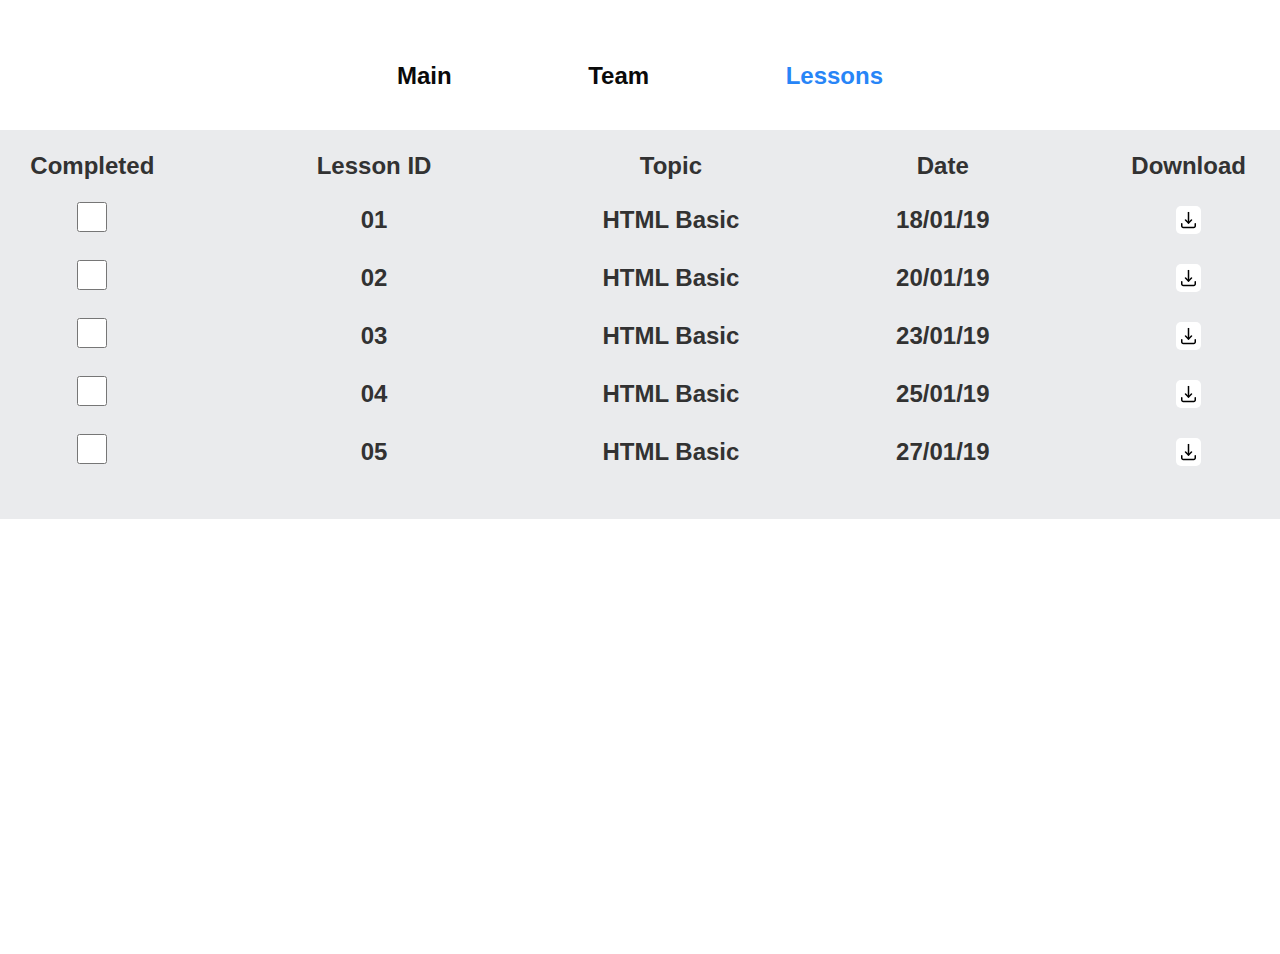
<file: Team Management/lessons.html>
<!DOCTYPE html>
<html lang="en">

<head>
    <meta charset="UTF-8">
    <meta http-equiv="X-UA-Compatible" content="IE=edge">
    <meta name="viewport" content="width=device-width, initial-scale=1.0">
    <title>Lessons</title>
    <link rel="stylesheet" href="css/style.min.css">
</head>

<body>
    <div class="promo">
        <div class="container">
            <header class="header">
                <a href="main.html" class="header__link ">Main</a>
                <a href="team.html" class="header__link ">Team</a>
                <a href="lessons.html" class="header__link header__link_active">Lessons</a>
            </header>
            <div class="promo__wrapper lessons">
                <table>
                    <thead>
                        <tr>
                            <th>Completed</th>
                            <th>Lesson ID</th>
                            <th>Topic</th>
                            <th>Date</th>
                            <th>Download</th>
                        </tr>
                    </thead>
                    <tbody>
                        <tr>
                            <td> <input type="checkbox" name="" id=""> </td>
                            <td> 01 </td>
                            <td>HTML Basic </td>
                            <td>18/01/19 </td>
                            <td>
                                <svg width="25"  height="30" viewBox="0 0 20 22" fill="none" xmlns="http://www.w3.org/2000/svg">
                                    <g clip-path="url(#clip0_43_50)">
                                    <path d="M1 16V19C1 19.5304 1.21071 20.0391 1.58579 20.4142C1.96086 20.7893 2.46957 21 3 21H17C17.5304 21 18.0391 20.7893 18.4142 20.4142C18.7893 20.0391 19 19.5304 19 19V16" stroke="white" stroke-width="2" stroke-linecap="round" stroke-linejoin="round"/>
                                    <path d="M6 11L10 15L14 11" stroke="white" stroke-width="2" stroke-linecap="round" stroke-linejoin="round"/>
                                    <path d="M10 1V15" stroke="white" stroke-width="2" stroke-linecap="round" stroke-linejoin="round"/>
                                    </g>
                                    <defs>
                                    <clipPath id="clip0_43_50">
                                    <rect width="25"  height="30" fill="white"/>
                                    </clipPath>
                                    </defs>
                                    </svg>
                                    
                            </td>
                        </tr>
                        <tr>
                            <td> <input type="checkbox" name="" id=""></td>
                            <td> 02</td>
                            <td> HTML Basic</td>
                            <td>20/01/19 </td>
                            <td>
                                <svg width="25"  height="30" viewBox="0 0 20 22" fill="none" xmlns="http://www.w3.org/2000/svg">
                                    <g clip-path="url(#clip0_43_50)">
                                    <path d="M1 16V19C1 19.5304 1.21071 20.0391 1.58579 20.4142C1.96086 20.7893 2.46957 21 3 21H17C17.5304 21 18.0391 20.7893 18.4142 20.4142C18.7893 20.0391 19 19.5304 19 19V16" stroke="white" stroke-width="2" stroke-linecap="round" stroke-linejoin="round"/>
                                    <path d="M6 11L10 15L14 11" stroke="white" stroke-width="2" stroke-linecap="round" stroke-linejoin="round"/>
                                    <path d="M10 1V15" stroke="white" stroke-width="2" stroke-linecap="round" stroke-linejoin="round"/>
                                    </g>
                                    <defs>
                                    <clipPath id="clip0_43_50">
                                    <rect width="25"  height="30" fill="white"/>
                                    </clipPath>
                                    </defs>
                                    </svg>
                                    
                            </td>
                        </tr>
                        <tr>
                            <td> <input type="checkbox" name="" id=""></td>
                            <td> 03</td>
                            <td> HTML Basic</td>
                            <td>23/01/19 </td>
                            <td>
                                <svg width="25"  height="30" viewBox="0 0 20 22" fill="none" xmlns="http://www.w3.org/2000/svg">
                                    <g clip-path="url(#clip0_43_50)">
                                    <path d="M1 16V19C1 19.5304 1.21071 20.0391 1.58579 20.4142C1.96086 20.7893 2.46957 21 3 21H17C17.5304 21 18.0391 20.7893 18.4142 20.4142C18.7893 20.0391 19 19.5304 19 19V16" stroke="white" stroke-width="2" stroke-linecap="round" stroke-linejoin="round"/>
                                    <path d="M6 11L10 15L14 11" stroke="white" stroke-width="2" stroke-linecap="round" stroke-linejoin="round"/>
                                    <path d="M10 1V15" stroke="white" stroke-width="2" stroke-linecap="round" stroke-linejoin="round"/>
                                    </g>
                                    <defs>
                                    <clipPath id="clip0_43_50">
                                    <rect width="25"  height="30" fill="white"/>
                                    </clipPath>
                                    </defs>
                                    </svg>
                                    
                            </td>
                        </tr>
                        <tr>
                            <td> <input type="checkbox" name="" id=""></td>
                            <td> 04</td>
                            <td> HTML Basic</td>
                            <td>25/01/19 </td>
                            <td>
                                <svg width="25"  height="30" viewBox="0 0 20 22" fill="none" xmlns="http://www.w3.org/2000/svg">
                                    <g clip-path="url(#clip0_43_50)">
                                    <path d="M1 16V19C1 19.5304 1.21071 20.0391 1.58579 20.4142C1.96086 20.7893 2.46957 21 3 21H17C17.5304 21 18.0391 20.7893 18.4142 20.4142C18.7893 20.0391 19 19.5304 19 19V16" stroke="white" stroke-width="2" stroke-linecap="round" stroke-linejoin="round"/>
                                    <path d="M6 11L10 15L14 11" stroke="white" stroke-width="2" stroke-linecap="round" stroke-linejoin="round"/>
                                    <path d="M10 1V15" stroke="white" stroke-width="2" stroke-linecap="round" stroke-linejoin="round"/>
                                    </g>
                                    <defs>
                                    <clipPath id="clip0_43_50">
                                    <rect width="25"  height="30" fill="white"/>
                                    </clipPath>
                                    </defs>
                                    </svg>
                                    
                            </td>
                        </tr>
                        <tr>
                            <td> <input type="checkbox" name="" id=""></td>
                            <td> 05</td>
                            <td> HTML Basic</td>
                            <td>27/01/19 </td>
                            <td> 
                                <svg width="25"  height="30" viewBox="0 0 20 22" fill="none" xmlns="http://www.w3.org/2000/svg">
                                    <g clip-path="url(#clip0_43_50)">
                                    <path d="M1 16V19C1 19.5304 1.21071 20.0391 1.58579 20.4142C1.96086 20.7893 2.46957 21 3 21H17C17.5304 21 18.0391 20.7893 18.4142 20.4142C18.7893 20.0391 19 19.5304 19 19V16" stroke="white" stroke-width="2" stroke-linecap="round" stroke-linejoin="round"/>
                                    <path d="M6 11L10 15L14 11" stroke="white" stroke-width="2" stroke-linecap="round" stroke-linejoin="round"/>
                                    <path d="M10 1V15" stroke="white" stroke-width="2" stroke-linecap="round" stroke-linejoin="round"/>
                                    </g>
                                    <defs>
                                    <clipPath id="clip0_43_50">
                                    <rect width="25"  height="30" fill="white"/>
                                    </clipPath>
                                    </defs>
                                    </svg>
                                    
                            </td>
                        </tr>
                        
                    </tbody>
                </table>
            </div>
        </div>
    </div>
</body>

</html>
</file>
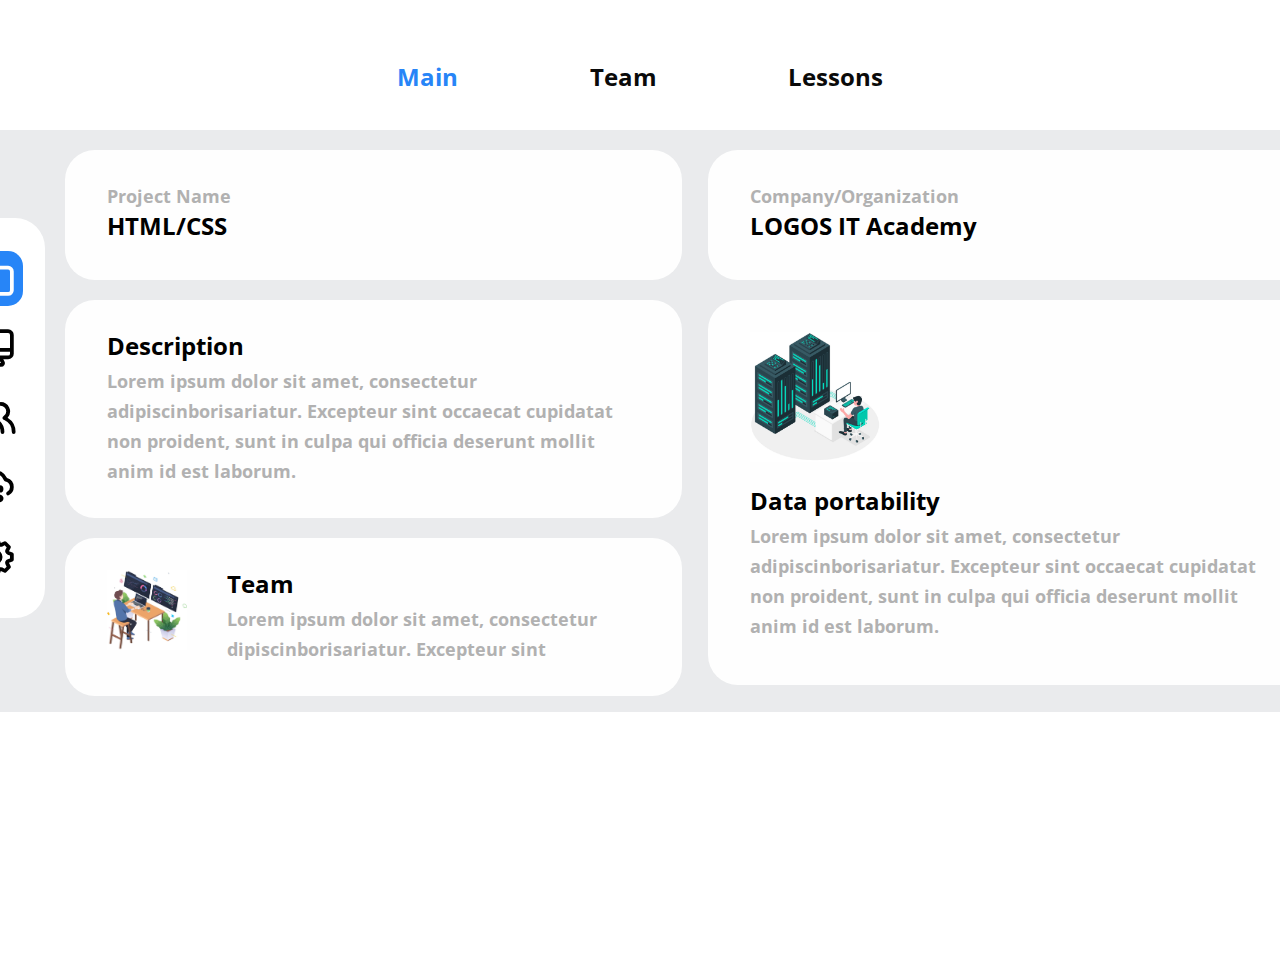
<file: Team Management/main.html>
<!DOCTYPE html>
<html lang="en">

<head>
    <meta charset="UTF-8">
    <meta http-equiv="X-UA-Compatible" content="IE=edge">
    <meta name="viewport" content="width=device-width, initial-scale=1.0">
    <title>Main</title>
    <link href="https://fonts.googleapis.com/css2?family=Open+Sans:wght@300;400;500;600;700;800&display=swap"
        rel="stylesheet">
    <link rel="stylesheet" href="css/style.min.css">
</head>

<body>
    <div class="promo">
        <div class="container">
            <header class="header">
                <a href="main.html" class="header__link header__link_active">Main</a>
                <a href="team.html" class="header__link">Team</a>
                <a href="lessons.html" class="header__link">Lessons</a>
            </header>
            <div class="promo__wrapper main">
                <aside>
                    <a href="#">
                        <div name="Project" class="project_active">
                            <svg xmlns="http://www.w3.org/2000/svg" viewBox="0 0 24 24">
                                <path
                                    d="M19,5.5H12.72l-.32-1a3,3,0,0,0-2.84-2H5a3,3,0,0,0-3,3v13a3,3,0,0,0,3,3H19a3,3,0,0,0,3-3V8.5A3,3,0,0,0,19,5.5Zm1,13a1,1,0,0,1-1,1H5a1,1,0,0,1-1-1V5.5a1,1,0,0,1,1-1H9.56a1,1,0,0,1,.95.68l.54,1.64A1,1,0,0,0,12,7.5h7a1,1,0,0,1,1,1Z" />
                            </svg>
                        </div>
                    </a>
                    <a href="account.html">
                        <div name="Account">
                            <svg xmlns="http://www.w3.org/2000/svg" viewBox="0 0 24 24">
                                <path
                                    d="M19,2H5A3,3,0,0,0,2,5V15a3,3,0,0,0,3,3H7.64l-.58,1a2,2,0,0,0,0,2,2,2,0,0,0,1.75,1h6.46A2,2,0,0,0,17,21a2,2,0,0,0,0-2l-.59-1H19a3,3,0,0,0,3-3V5A3,3,0,0,0,19,2ZM8.77,20,10,18H14l1.2,2ZM20,15a1,1,0,0,1-1,1H5a1,1,0,0,1-1-1V14H20Zm0-3H4V5A1,1,0,0,1,5,4H19a1,1,0,0,1,1,1Z" />
                            </svg>
                        </div>
                    </a>
                    <a href="#">
                        <div name="Groups">
                            <svg xmlns="http://www.w3.org/2000/svg" viewBox="0 0 24 24">
                                <path
                                    d="M12.3,12.22A4.92,4.92,0,0,0,14,8.5a5,5,0,0,0-10,0,4.92,4.92,0,0,0,1.7,3.72A8,8,0,0,0,1,19.5a1,1,0,0,0,2,0,6,6,0,0,1,12,0,1,1,0,0,0,2,0A8,8,0,0,0,12.3,12.22ZM9,11.5a3,3,0,1,1,3-3A3,3,0,0,1,9,11.5Zm9.74.32A5,5,0,0,0,15,3.5a1,1,0,0,0,0,2,3,3,0,0,1,3,3,3,3,0,0,1-1.5,2.59,1,1,0,0,0-.5.84,1,1,0,0,0,.45.86l.39.26.13.07a7,7,0,0,1,4,6.38,1,1,0,0,0,2,0A9,9,0,0,0,18.74,11.82Z" />
                            </svg>
                        </div>
                    </a>
                    <a href="#">
                        <div name="Cloud">
                            <svg xmlns="http://www.w3.org/2000/svg" data-name="Layer 1" viewBox="0 0 24 24">
                                <path
                                    d="M14.5,15a2,2,0,1,0-2-2l-1.9.87a2,2,0,0,0-1.1-.33,2,2,0,0,0,0,4,1.88,1.88,0,0,0,.92-.24l2.1,1a2,2,0,1,0,.8-1.84l-1.75-.8,1.91-.88A2,2,0,0,0,14.5,15Zm3.92-7.78A7,7,0,0,0,5.06,9.11a4,4,0,0,0-.38,7.66,1.13,1.13,0,0,0,.32.05,1,1,0,0,0,.32-2A2,2,0,0,1,4,13a2,2,0,0,1,2-2,1,1,0,0,0,1-1,5,5,0,0,1,9.73-1.61,1,1,0,0,0,.78.67,3,3,0,0,1,1,5.53,1,1,0,1,0,1,1.74A5,5,0,0,0,22,12,5,5,0,0,0,18.42,7.22Z" />
                            </svg>
                        </div>
                    </a>
                    <a href="#">
                        <div name="Settings">
                            <svg xmlns="http://www.w3.org/2000/svg" viewBox="0 0 24 24">
                                <path
                                    d="M21.32,9.55l-1.89-.63.89-1.78A1,1,0,0,0,20.13,6L18,3.87a1,1,0,0,0-1.15-.19l-1.78.89-.63-1.89A1,1,0,0,0,13.5,2h-3a1,1,0,0,0-.95.68L8.92,4.57,7.14,3.68A1,1,0,0,0,6,3.87L3.87,6a1,1,0,0,0-.19,1.15l.89,1.78-1.89.63A1,1,0,0,0,2,10.5v3a1,1,0,0,0,.68.95l1.89.63-.89,1.78A1,1,0,0,0,3.87,18L6,20.13a1,1,0,0,0,1.15.19l1.78-.89.63,1.89a1,1,0,0,0,.95.68h3a1,1,0,0,0,.95-.68l.63-1.89,1.78.89A1,1,0,0,0,18,20.13L20.13,18a1,1,0,0,0,.19-1.15l-.89-1.78,1.89-.63A1,1,0,0,0,22,13.5v-3A1,1,0,0,0,21.32,9.55ZM20,12.78l-1.2.4A2,2,0,0,0,17.64,16l.57,1.14-1.1,1.1L16,17.64a2,2,0,0,0-2.79,1.16l-.4,1.2H11.22l-.4-1.2A2,2,0,0,0,8,17.64l-1.14.57-1.1-1.1L6.36,16A2,2,0,0,0,5.2,13.18L4,12.78V11.22l1.2-.4A2,2,0,0,0,6.36,8L5.79,6.89l1.1-1.1L8,6.36A2,2,0,0,0,10.82,5.2l.4-1.2h1.56l.4,1.2A2,2,0,0,0,16,6.36l1.14-.57,1.1,1.1L17.64,8a2,2,0,0,0,1.16,2.79l1.2.4ZM12,8a4,4,0,1,0,4,4A4,4,0,0,0,12,8Zm0,6a2,2,0,1,1,2-2A2,2,0,0,1,12,14Z" />
                            </svg>
                        </div>
                    </a>
                </aside>
                <div class="main__info">
                    <div class="first-menu">
                        <div class="block">
                            <div class="block__title">Project Name</div>
                            <div class="block__subtitle">HTML/CSS</div>
                        </div>
                        <div class="block">
                            <div class="block__title">Company/Organization </div>
                            <div class="block__subtitle">LOGOS IT Academy</div>
                        </div>
                    </div>

                    <div class="second-menu">

                        <div class="second-menu__separated">
                            <div class="block block_inverted">
                                <div class="block__title">Description</div>
                                <div class="block__subtitle">
                                    Lorem ipsum dolor sit amet, consectetur adipiscinborisariatur. Excepteur sint
                                    occaecat cupidatat non proident, sunt in culpa qui officia deserunt mollit anim id
                                    est laborum.
                                </div>
                            </div>
                            <div class="block block_inverted">
                                <img src="./images/team.jpg" alt="team" class="block__image-first">
                                <div class="block__title">Team</div>
                                <div class="block__subtitle">Lorem ipsum dolor sit amet, consectetur
                                    dipiscinborisariatur. Excepteur sint </div>
                            </div>
                        </div>
                        <div class="block block_inverted second-menu__separated">
                            <img src="./images/data.jpg" alt="team" class="block__image-second">
                            <div class="block__title">Data portability</div>
                            <div class="block__subtitle">Lorem ipsum dolor sit amet, consectetur adipiscinborisariatur.
                                Excepteur sint occaecat cupidatat non proident, sunt in culpa qui officia deserunt
                                mollit anim id est laborum.</div>
                        </div>
                    </div>


                </div>

            </div>


        </div>
    </div>
    </div>
</body>

</html>
</file>
<file: style.css>
* {
  box-sizing: border-box;
  padding: 0;
  margin: 0;
}

body {
  height: 100vh;
  width: 100vw;
  display: flex;
  justify-content: center;
  align-items: center;
  font-family: Arial, Helvetica, sans-serif;
  flex-direction: column;
  row-gap: 50px;
}

.container {
  display: flex;
  width: 90%;
  justify-content: space-between;
  align-items: center;
  flex-wrap: wrap;
  row-gap: 40px;
}

a {
  width: 30%;
  text-decoration: none;
  color: black;
  text-transform: uppercase;
  font-weight: bold;
  font-size: 34px;
  transition: all 0.7s ease;
  text-align: center;
}

.dreamshare:hover {
  color: red;
}

.uber:hover {
  color: rgb(0, 212, 212);
}

.editor:hover {
  color: rgb(127, 20, 214);
}

.streamings:hover {
  color: rgb(21, 255, 0);
}

.suffix:hover {
  color: rgb(224, 52, 95);
}

.team-management:hover {
  color: rgb(25, 0, 255);
}

@media screen and (max-width: 860px) {
  a {
    width: 50%;
  }
}

@media screen and (max-width: 560px) {
  a {
    width: 100%;
  }
}
</file>
<file: Dreamshare/css/main.css>
@charset "UTF-8";
/* Указываем box sizing */
*,
*::before,
*::after {
  -webkit-box-sizing: border-box;
          box-sizing: border-box;
  padding: 0;
  margin: 0;
}

/* Убираем внутренние отступы */
ul[class],
ol[class] {
  padding: 0;
}

/* article>*+*{
    margin-top: 0;
} */
/* Убираем внешние отступы */
body,
h1,
h2,
h3,
h4,
p,
ul[class],
ol[class],
li,
figure,
figcaption,
blockquote,
dl,
dd {
  margin: 0;
}

/* Выставляем основные настройки по-умолчанию для body */
body {
  min-height: 100vh;
  scroll-behavior: smooth;
  text-rendering: optimizeSpeed;
  line-height: 1.5;
}

/* Удаляем стандартную стилизацию для всех ul и il, у которых есть атрибут class*/
ul[class],
ol[class] {
  list-style: none;
}

/* Элементы a, у которых нет класса, сбрасываем до дефолтных стилей */
a:not([class]) {
  text-decoration-skip-ink: auto;
}

/* Упрощаем работу с изображениями */
img {
  max-width: 100%;
  display: block;
}

/* Указываем понятную периодичность в потоке данных у article*/
article > * + * {
  margin-top: 15px;
}

input {
  outline: none;
}

/* Наследуем шрифты для инпутов и кнопок */
input,
button,
textarea,
select {
  font: inherit;
}

/* Удаляем все анимации и переходы для людей, которые предпочитай их не использовать */
@media (prefers-reduced-motion: reduce) {
  * {
    -webkit-animation-duration: 0.01ms !important;
            animation-duration: 0.01ms !important;
    -webkit-animation-iteration-count: 1 !important;
            animation-iteration-count: 1 !important;
    -webkit-transition-duration: 0.01ms !important;
            transition-duration: 0.01ms !important;
    scroll-behavior: auto !important;
  }
}

@font-face {
  font-family: 'Roboto-Thin';
  src: url(../fonts/Roboto-Thin.ttf);
}

@font-face {
  font-family: 'Roboto-Regular';
  src: url(../fonts/Roboto-Regular.ttf);
}

@font-face {
  font-family: 'Roboto-Bold';
  src: url(../fonts/Roboto-Bold.ttf);
}

@font-face {
  font-family: 'Montserrat-Bold';
  src: url(../fonts/Montserrat-Bold.ttf);
}

@font-face {
  font-family: 'Montserrat-Regular';
  src: url(../fonts/Montserrat-Regular.ttf);
}

body {
  min-width: 320px;
}

header {
  height: 540px;
  width: 100%;
  background-position: center;
  background-size: cover;
  background-repeat: no-repeat;
  background-image: url(../images/header-background.png);
}

main {
  padding: 0 10px;
}

section {
  text-align: center;
  width: 100%;
  margin: 0 auto;
  margin-top: 45px;
}

section:last-child {
  margin-bottom: 40px;
}

section > h1 {
  color: #444444;
  font-family: 'Montserrat-Bold';
  font-size: 22px;
  line-height: 27px;
  margin-bottom: 15px;
}

.container {
  height: 100%;
  margin: 0 auto;
  width: 95%;
}

.header {
  color: white;
  padding-top: 20px;
  text-align: center;
  display: -webkit-box;
  display: -ms-flexbox;
  display: flex;
  -webkit-box-orient: vertical;
  -webkit-box-direction: normal;
      -ms-flex-direction: column;
          flex-direction: column;
  -webkit-box-align: center;
      -ms-flex-align: center;
          align-items: center;
}

.header-title {
  margin-top: 27px;
}

.header-title > h1 {
  font-size: 30px;
  line-height: 37px;
  font-family: 'Montserrat-Bold';
  margin-bottom: 10px;
}

.header-title > h2 {
  font-size: 18px;
  line-height: 24px;
  font-family: 'Roboto-Thin';
  padding: 0 20px;
  margin-bottom: 15px;
}

.header-title > input {
  margin: 0 auto;
  border: none;
  border-radius: 40px;
  width: 95%;
  height: 40px;
  color: white;
  background-color: #FF4E50;
  font-family: 'Montserrat-Bold';
  font-size: 14px;
  line-height: 17px;
  display: -webkit-box;
  display: -ms-flexbox;
  display: flex;
  -webkit-box-pack: center;
      -ms-flex-pack: center;
          justify-content: center;
  -webkit-box-align: center;
      -ms-flex-align: center;
          align-items: center;
  outline: none;
}

.header-title > input:hover {
  cursor: pointer;
  background-color: #d84244;
}

.header-nav {
  width: 50%;
  display: -webkit-box;
  display: -ms-flexbox;
  display: flex;
  -webkit-box-pack: justify;
      -ms-flex-pack: justify;
          justify-content: space-between;
  -webkit-box-align: space-between;
      -ms-flex-align: space-between;
          align-items: space-between;
  -webkit-box-orient: vertical;
  -webkit-box-direction: normal;
      -ms-flex-direction: column;
          flex-direction: column;
  height: 160px;
}

.header-nav a {
  color: white;
  text-decoration: none;
}

.header-nav-logo {
  font-family: 'Montserrat-Bold';
  font-size: 20px;
  line-height: 24px;
  text-transform: uppercase;
  -webkit-box-ordinal-group: 3;
      -ms-flex-order: 2;
          order: 2;
}

.header-nav-register {
  display: -webkit-box;
  display: -ms-flexbox;
  display: flex;
  -webkit-box-pack: justify;
      -ms-flex-pack: justify;
          justify-content: space-between;
  -webkit-box-align: center;
      -ms-flex-align: center;
          align-items: center;
  -webkit-box-ordinal-group: 2;
      -ms-flex-order: 1;
          order: 1;
}

.header-nav-register a {
  font-size: 14px;
  line-height: 17px;
  font-family: 'Montserrat-Regular';
  display: -webkit-box;
  display: -ms-flexbox;
  display: flex;
  -webkit-box-pack: center;
      -ms-flex-pack: center;
          justify-content: center;
  -webkit-box-align: center;
      -ms-flex-align: center;
          align-items: center;
}

.header-nav-register a:last-child {
  border-radius: 40px;
  border: 2px solid white;
  width: 90px;
  height: 35px;
  color: white;
  background-color: none;
}

.how-it-works {
  display: -webkit-box;
  display: -ms-flexbox;
  display: flex;
  -webkit-box-orient: vertical;
  -webkit-box-direction: normal;
      -ms-flex-direction: column;
          flex-direction: column;
}

.how-it-works-block {
  text-align: left;
  width: 100%;
  height: 240px;
  border-radius: 4px;
  padding: 64px 30px 16px 20px;
  background-position: center;
  background-repeat: no-repeat;
  background-size: cover;
}

.how-it-works-block span {
  font-family: 'Montserrat-Regular';
  font-size: 10px;
  line-height: 12px;
  border-radius: 40px;
  border: none;
  width: 70px;
  height: 20px;
  color: white;
  background-color: #FF4E50;
  display: -webkit-box;
  display: -ms-flexbox;
  display: flex;
  -webkit-box-pack: center;
      -ms-flex-pack: center;
          justify-content: center;
  -webkit-box-align: center;
      -ms-flex-align: center;
          align-items: center;
}

.how-it-works-block h1 {
  font-family: 'Montserrat-Bold';
  font-size: 24px;
  line-height: 15px;
  margin-top: 40px;
  margin-bottom: 20px;
  color: white;
}

.how-it-works-block h2 {
  font-family: 'Roboto-Thin';
  font-size: 14px;
  line-height: 14px;
  color: #E3E3E3;
}

.how-it-works-block:nth-child(1) {
  background-image: url(../images/step1.png);
}

.how-it-works-block:nth-child(2) {
  background-image: url(../images/step2.png);
  margin: 10px 0;
}

.how-it-works-block:nth-child(3) {
  background-image: url(../images/step3.png);
}

.partner {
  display: -webkit-box;
  display: -ms-flexbox;
  display: flex;
  -webkit-box-pack: center;
      -ms-flex-pack: center;
          justify-content: center;
  -webkit-box-align: center;
      -ms-flex-align: center;
          align-items: center;
  -webkit-box-orient: vertical;
  -webkit-box-direction: normal;
      -ms-flex-direction: column;
          flex-direction: column;
  -ms-flex-wrap: wrap;
      flex-wrap: wrap;
}

.partner input {
  margin-top: 35px;
  border-radius: 40px;
  border: 2px solid #FF4E50;
  width: 280px;
  height: 40px;
  color: #FF4E50;
  background-color: #FFFFFF;
  font-size: 14px;
  line-height: 17px;
  font-family: 'Montserrat-Bold';
}

.partner input:hover {
  cursor: pointer;
  color: #FFFFFF;
  background-color: #FF4E50;
  border-color: #FFFFFF;
}

.partner-card {
  margin: 0 32px 15px 32px;
  display: -webkit-box;
  display: -ms-flexbox;
  display: flex;
  -webkit-box-pack: center;
      -ms-flex-pack: center;
          justify-content: center;
  -webkit-box-align: center;
      -ms-flex-align: center;
          align-items: center;
  -webkit-box-orient: vertical;
  -webkit-box-direction: normal;
      -ms-flex-direction: column;
          flex-direction: column;
}

.partner-card-avatar {
  position: relative;
}

.partner-card-avatar > img {
  border-radius: 50%;
}

.partner-card-avatar div {
  position: absolute;
  bottom: 0;
  right: 0;
  border: 5px solid white;
  height: 37px;
  width: 37px;
  border-radius: 50%;
  display: -webkit-box;
  display: -ms-flexbox;
  display: flex;
  -webkit-box-pack: center;
      -ms-flex-pack: center;
          justify-content: center;
  -webkit-box-align: center;
      -ms-flex-align: center;
          align-items: center;
}

.partner-card-avatar div img {
  height: 15px;
  width: 15px;
}

.partner-card-representation h1 {
  margin-top: 15px;
  margin-bottom: 30px;
  font-family: 'Montserrat-Bold';
  color: #444444;
  font-size: 14px;
  line-height: 17px;
}

.partner-card-representation h2 {
  font-family: 'Roboto-Thin';
  font-size: 14px;
  line-height: 14px;
  color: #666666;
}

.partner-card:nth-child(1) .partner-card-avatar div {
  background-color: #FF4E50;
}

.partner-card:nth-child(2) .partner-card-avatar div {
  background-color: #FFA710;
}

.partner-card:nth-child(3) .partner-card-avatar div {
  background-color: #19D4CA;
}

.partner-card:nth-child(4) .partner-card-avatar div {
  background-color: #667DF3;
}

.ideas-container {
  display: -webkit-box;
  display: -ms-flexbox;
  display: flex;
  -webkit-box-pack: justify;
      -ms-flex-pack: justify;
          justify-content: space-between;
  -webkit-box-align: start;
      -ms-flex-align: start;
          align-items: start;
  -webkit-box-orient: vertical;
  -webkit-box-direction: normal;
      -ms-flex-direction: column;
          flex-direction: column;
  -ms-flex-wrap: wrap;
      flex-wrap: wrap;
}

.ideas-container-card {
  text-decoration: none;
  display: block;
  width: 100%;
  height: 120px;
  background-position: center;
  background-repeat: no-repeat;
  background-size: cover;
  font-size: 22px;
  line-height: 27px;
  display: -webkit-box;
  display: -ms-flexbox;
  display: flex;
  -webkit-box-pack: center;
      -ms-flex-pack: center;
          justify-content: center;
  -webkit-box-align: center;
      -ms-flex-align: center;
          align-items: center;
  color: white;
  border-radius: 4px;
  font-family: 'Montserrat-Bold';
  margin-bottom: 10px;
}

.ideas-container-card:hover {
  cursor: pointer;
}

.ideas-container-card:nth-child(1) {
  background-image: url(../images/idea1.png);
}

.ideas-container-card:nth-child(2) {
  background-image: url(../images/idea2.png);
}

.ideas-container-card:nth-child(3) {
  background-image: url(../images/idea3.png);
}

.ideas-container-card:nth-child(4) {
  background-image: url(../images/idea4.png);
}

.ideas-container-card:nth-child(5) {
  background-image: url(../images/idea5.png);
}

.ideas-container-card:nth-child(6) {
  background-image: url(../images/idea6.png);
}

.ideas-container-card:nth-child(7) {
  margin-bottom: 0px;
  background-image: url(../images/idea7.png);
}

.search {
  display: -webkit-box;
  display: -ms-flexbox;
  display: flex;
  -webkit-box-pack: center;
      -ms-flex-pack: center;
          justify-content: center;
  -webkit-box-align: center;
      -ms-flex-align: center;
          align-items: center;
  -webkit-box-orient: vertical;
  -webkit-box-direction: normal;
      -ms-flex-direction: column;
          flex-direction: column;
}

.search h1 {
  color: #666666;
  font-family: 'Roboto-Thin';
  font-size: 18px;
  line-height: 14px;
  margin-bottom: 15px;
}

.search-inputs {
  display: -webkit-box;
  display: -ms-flexbox;
  display: flex;
  -webkit-box-orient: vertical;
  -webkit-box-direction: normal;
      -ms-flex-direction: column;
          flex-direction: column;
  -ms-flex-wrap: nowrap;
      flex-wrap: nowrap;
}

.search-inputs input:first-child {
  border-radius: 3px;
  border: 1px solid #D4D4D4;
  width: 280px;
  height: 40px;
  color: #999999;
  background-color: #FFFFFF;
  font-size: 14px;
  line-height: 16px;
  padding: 15px;
  font-family: 'Roboto-Thin';
  -webkit-box-shadow: 0px 1px 2px rgba(0, 0, 0, 0.073313);
          box-shadow: 0px 1px 2px rgba(0, 0, 0, 0.073313);
}

.search-inputs input:first-child::-webkit-input-placeholder {
  color: #999999;
}

.search-inputs input:first-child:-ms-input-placeholder {
  color: #999999;
}

.search-inputs input:first-child::-ms-input-placeholder {
  color: #999999;
}

.search-inputs input:first-child::placeholder {
  color: #999999;
}

.search-inputs input:last-child {
  margin-top: 10px;
  border-radius: 40px;
  border: none;
  width: 280px;
  height: 40px;
  color: #FFFFFF;
  background-color: #FF4E50;
  font-size: 14px;
  line-height: 17px;
  font-family: 'Montserrat-Bold';
}

.search-inputs input:last-child:hover {
  cursor: pointer;
  color: #FF4E50;
  background-color: #FFFFFF;
  border-color: #FF4E50;
  border: 2px solid #FF4E50;
}

footer {
  width: 100%;
  border-top: #FF4E50 2px solid;
}

footer .footer {
  text-align: center;
  margin-top: 20px;
  display: -webkit-box;
  display: -ms-flexbox;
  display: flex;
  -webkit-box-pack: center;
      -ms-flex-pack: center;
          justify-content: center;
  -webkit-box-align: center;
      -ms-flex-align: center;
          align-items: center;
  -webkit-box-orient: vertical;
  -webkit-box-direction: normal;
      -ms-flex-direction: column;
          flex-direction: column;
}

footer .footer > * {
  margin-bottom: 20px;
}

footer .footer a {
  text-decoration: none;
}

footer .footer-logo {
  text-transform: uppercase;
  color: #FF4E50;
  font-family: 'Montserrat-Regular';
  font-size: 16px;
  line-height: 20px;
}

footer .footer-info {
  width: 185px;
}

footer .footer-info h1 {
  font-size: 14px;
  line-height: 17px;
  color: #444444;
  font-family: 'Montserrat-Bold';
}

footer .footer-info a {
  font-family: 'Roboto-Thin';
  color: #999999;
  font-size: 14px;
  line-height: 26px;
}

footer .footer-info-links {
  display: -webkit-box;
  display: -ms-flexbox;
  display: flex;
  -ms-flex-pack: distribute;
      justify-content: space-around;
  -webkit-box-align: space-between;
      -ms-flex-align: space-between;
          align-items: space-between;
  -ms-flex-wrap: wrap;
      flex-wrap: wrap;
}

footer .footer-design h1 {
  color: #CCCCCC;
  font-size: 10px;
  line-height: 12px;
  letter-spacing: 1px;
  font-family: 'Montserrat-Bold';
  text-transform: uppercase;
  margin-bottom: 7px;
}

footer .footer-design img {
  margin: 0 auto;
  height: 24px;
}

@media screen and (min-width: 451px) and (max-width: 579px) {
  header {
    height: 540px;
  }
  .container {
    width: 450px;
  }
}

@media screen and (min-width: 580px) and (max-width: 768px) {
  header {
    height: 540px;
  }
  .container {
    width: 550px;
  }
}

@media screen and (min-width: 769px) and (max-width: 944px) {
  header {
    height: 700px;
  }
  .header {
    padding-top: 45px;
  }
  .header-title {
    margin-top: 160px;
    width: 480px;
  }
  .header-title > h1 {
    font-size: 52px;
    line-height: 63px;
    font-family: 'Montserrat-Bold';
    margin-bottom: 28px;
  }
  .header-title > h2 {
    font-size: 24px;
    line-height: 24px;
    font-family: 'Roboto-Thin';
    padding: 0 30px;
    margin-bottom: 30px;
  }
  .header-title > input {
    border-radius: 40px;
    border: none;
    width: 280px;
    height: 40px;
    color: white;
    background-color: #FF4E50;
    font-family: 'Montserrat-Bold';
  }
  .header-nav {
    width: 100%;
    display: -webkit-box;
    display: -ms-flexbox;
    display: flex;
    -webkit-box-pack: justify;
        -ms-flex-pack: justify;
            justify-content: space-between;
    -webkit-box-align: space-between;
        -ms-flex-align: space-between;
            align-items: space-between;
    -webkit-box-orient: horizontal;
    -webkit-box-direction: normal;
        -ms-flex-direction: row;
            flex-direction: row;
    height: initial;
  }
  .header-nav-logo {
    font-family: 'Montserrat-Bold';
    font-size: 20px;
    line-height: 24px;
    -webkit-box-ordinal-group: 2;
        -ms-flex-order: 1;
            order: 1;
  }
  .header-nav-register {
    display: -webkit-box;
    display: -ms-flexbox;
    display: flex;
    -webkit-box-pack: justify;
        -ms-flex-pack: justify;
            justify-content: space-between;
    -webkit-box-align: center;
        -ms-flex-align: center;
            align-items: center;
    width: 150px;
    -webkit-box-ordinal-group: 3;
        -ms-flex-order: 2;
            order: 2;
  }
  .header-nav-register a {
    font-size: 14px;
    line-height: 17px;
    font-family: 'Montserrat-Regular';
  }
  main {
    padding: 0;
  }
  .container {
    width: 690px;
  }
  section {
    width: 750px;
    margin-top: 95px;
  }
  section:last-child {
    margin-bottom: 100px;
  }
  section > h1 {
    margin-bottom: 35px;
  }
  .how-it-works {
    display: -webkit-box;
    display: -ms-flexbox;
    display: flex;
    -webkit-box-pack: justify;
        -ms-flex-pack: justify;
            justify-content: space-between;
    -webkit-box-align: center;
        -ms-flex-align: center;
            align-items: center;
    -webkit-box-orient: horizontal;
    -webkit-box-direction: normal;
        -ms-flex-direction: row;
            flex-direction: row;
  }
  .how-it-works-block {
    text-align: left;
    width: 236px;
    height: 400px;
    padding: 205px 20px 16px 20px;
  }
  .how-it-works-block h1 {
    margin-top: 40px;
    margin-bottom: 30px;
  }
  .how-it-works-block:nth-child(2) {
    margin: 0;
  }
  .partner {
    padding: 0 130px;
    display: -webkit-box;
    display: -ms-flexbox;
    display: flex;
    -webkit-box-pack: justify;
        -ms-flex-pack: justify;
            justify-content: space-between;
    -webkit-box-align: center;
        -ms-flex-align: center;
            align-items: center;
    -webkit-box-orient: horizontal;
    -webkit-box-direction: normal;
        -ms-flex-direction: row;
            flex-direction: row;
    -ms-flex-wrap: wrap;
        flex-wrap: wrap;
  }
  .partner input {
    margin: 0 auto;
    margin-top: 40px;
    border-radius: 40px;
    border: 2px solid #FF4E50;
    width: 180px;
    height: 40px;
    color: #FF4E50;
    background-color: #FFFFFF;
  }
  .partner-card {
    width: 235px;
    margin: 0;
  }
  .partner-card:first-child, .partner-card:nth-child(2) {
    margin-bottom: 35px;
  }
  .ideas-container {
    -webkit-box-orient: horizontal;
    -webkit-box-direction: normal;
        -ms-flex-direction: row;
            flex-direction: row;
    -ms-flex-wrap: wrap;
        flex-wrap: wrap;
  }
  .ideas-container-card {
    height: 310px;
  }
  .ideas-container-card:nth-child(1) {
    width: 32%;
  }
  .ideas-container-card:nth-child(2) {
    width: 32%;
  }
  .ideas-container-card:nth-child(3) {
    width: 32%;
  }
  .ideas-container-card:nth-child(4) {
    width: 32%;
  }
  .ideas-container-card:nth-child(5) {
    width: 66%;
  }
  .ideas-container-card:nth-child(6) {
    margin-bottom: 0px;
    width: 66%;
  }
  .ideas-container-card:nth-child(7) {
    margin-bottom: 0px;
    width: 32%;
  }
  .search h1 {
    margin-bottom: 25px;
  }
  .search-inputs {
    display: -webkit-box;
    display: -ms-flexbox;
    display: flex;
    -webkit-box-pack: justify;
        -ms-flex-pack: justify;
            justify-content: space-between;
    -webkit-box-align: center;
        -ms-flex-align: center;
            align-items: center;
    -webkit-box-orient: horizontal;
    -webkit-box-direction: normal;
        -ms-flex-direction: row;
            flex-direction: row;
    -ms-flex-wrap: nowrap;
        flex-wrap: nowrap;
    width: 480px;
  }
  .search-inputs input:first-child {
    border-radius: 3px;
    border: 1px solid #D4D4D4;
    width: 300px;
    height: 40px;
    color: #999999;
    background-color: #FFFFFF;
  }
  .search-inputs input:last-child {
    margin-top: 0;
    border-radius: 40px;
    border: none;
    width: 175px;
    height: 40px;
    color: #FFFFFF;
    background-color: #FF4E50;
  }
  footer {
    text-align: left;
  }
  footer .footer {
    margin-top: 40px;
    display: -webkit-box;
    display: -ms-flexbox;
    display: flex;
    -webkit-box-pack: justify;
        -ms-flex-pack: justify;
            justify-content: space-between;
    -webkit-box-align: start;
        -ms-flex-align: start;
            align-items: start;
    -webkit-box-orient: horizontal;
    -webkit-box-direction: normal;
        -ms-flex-direction: row;
            flex-direction: row;
  }
  footer .footer-info {
    width: 115px;
  }
  footer .footer-info h1 {
    display: -webkit-box;
    display: -ms-flexbox;
    display: flex;
    -webkit-box-pack: start;
        -ms-flex-pack: start;
            justify-content: start;
    -webkit-box-align: start;
        -ms-flex-align: start;
            align-items: start;
    margin-bottom: 15px;
  }
  footer .footer-info-links {
    display: -webkit-box;
    display: -ms-flexbox;
    display: flex;
    -webkit-box-pack: start;
        -ms-flex-pack: start;
            justify-content: start;
    -webkit-box-align: start;
        -ms-flex-align: start;
            align-items: start;
    -webkit-box-orient: vertical;
    -webkit-box-direction: normal;
        -ms-flex-direction: column;
            flex-direction: column;
  }
  footer .footer-design {
    text-align: right;
  }
}

@media screen and (min-width: 945px) and (max-width: 1440px) {
  header {
    height: 700px;
  }
  .header {
    padding-top: 45px;
  }
  .header-title {
    margin-top: 160px;
    width: 480px;
  }
  .header-title > h1 {
    font-size: 52px;
    line-height: 63px;
    font-family: 'Montserrat-Bold';
    margin-bottom: 28px;
  }
  .header-title > h2 {
    font-size: 24px;
    line-height: 24px;
    font-family: 'Roboto-Thin';
    padding: 0 30px;
    margin-bottom: 30px;
  }
  .header-title > input {
    border-radius: 40px;
    border: none;
    width: 225px;
    height: 40px;
    color: white;
    background-color: #FF4E50;
    font-family: 'Montserrat-Bold';
  }
  .header-nav {
    width: 100%;
    display: -webkit-box;
    display: -ms-flexbox;
    display: flex;
    -webkit-box-pack: justify;
        -ms-flex-pack: justify;
            justify-content: space-between;
    -webkit-box-align: space-between;
        -ms-flex-align: space-between;
            align-items: space-between;
    -webkit-box-orient: horizontal;
    -webkit-box-direction: normal;
        -ms-flex-direction: row;
            flex-direction: row;
    height: initial;
  }
  .header-nav-logo {
    font-family: 'Montserrat-Bold';
    font-size: 20px;
    line-height: 24px;
    -webkit-box-ordinal-group: 2;
        -ms-flex-order: 1;
            order: 1;
  }
  .header-nav-register {
    display: -webkit-box;
    display: -ms-flexbox;
    display: flex;
    -webkit-box-pack: justify;
        -ms-flex-pack: justify;
            justify-content: space-between;
    -webkit-box-align: center;
        -ms-flex-align: center;
            align-items: center;
    width: 150px;
    -webkit-box-ordinal-group: 3;
        -ms-flex-order: 2;
            order: 2;
  }
  .header-nav-register a {
    font-size: 14px;
    line-height: 17px;
    font-family: 'Montserrat-Regular';
  }
  main {
    padding: 0;
  }
  .container, section {
    width: 1200px;
  }
  section {
    margin-top: 95px;
  }
  section:last-child {
    margin-bottom: 100px;
  }
  section > h1 {
    margin-bottom: 35px;
  }
  .how-it-works {
    display: -webkit-box;
    display: -ms-flexbox;
    display: flex;
    -webkit-box-pack: justify;
        -ms-flex-pack: justify;
            justify-content: space-between;
    -webkit-box-align: center;
        -ms-flex-align: center;
            align-items: center;
    -webkit-box-orient: horizontal;
    -webkit-box-direction: normal;
        -ms-flex-direction: row;
            flex-direction: row;
  }
  .how-it-works-block {
    text-align: left;
    width: 236px;
    height: 400px;
    padding: 205px 20px 16px 20px;
  }
  .how-it-works-block h1 {
    margin-top: 40px;
    margin-bottom: 30px;
  }
  .how-it-works-block:nth-child(2) {
    margin: 0;
  }
  .partner {
    padding: 0 130px;
    display: -webkit-box;
    display: -ms-flexbox;
    display: flex;
    -webkit-box-pack: justify;
        -ms-flex-pack: justify;
            justify-content: space-between;
    -webkit-box-align: start;
        -ms-flex-align: start;
            align-items: start;
    -webkit-box-orient: horizontal;
    -webkit-box-direction: normal;
        -ms-flex-direction: row;
            flex-direction: row;
    -ms-flex-wrap: wrap;
        flex-wrap: wrap;
  }
  .partner input {
    margin: 0 auto;
    margin-top: 40px;
    border-radius: 40px;
    border: 2px solid #FF4E50;
    width: 180px;
    height: 40px;
    color: #FF4E50;
    background-color: #FFFFFF;
  }
  .partner-card {
    width: 235px;
    margin: 0;
  }
  .partner-card:first-child, .partner-card:nth-child(2) {
    margin-bottom: 35px;
  }
  .ideas-container {
    -webkit-box-orient: horizontal;
    -webkit-box-direction: normal;
        -ms-flex-direction: row;
            flex-direction: row;
    -ms-flex-wrap: wrap;
        flex-wrap: wrap;
  }
  .ideas-container-card {
    height: 310px;
  }
  .ideas-container-card:nth-child(1) {
    width: 32%;
  }
  .ideas-container-card:nth-child(2) {
    width: 32%;
  }
  .ideas-container-card:nth-child(3) {
    width: 32%;
  }
  .ideas-container-card:nth-child(4) {
    width: 32%;
  }
  .ideas-container-card:nth-child(5) {
    width: 66%;
  }
  .ideas-container-card:nth-child(6) {
    margin-bottom: 0px;
    width: 66%;
  }
  .ideas-container-card:nth-child(7) {
    margin-bottom: 0px;
    width: 32%;
  }
  .search h1 {
    margin-bottom: 25px;
  }
  .search-inputs {
    display: -webkit-box;
    display: -ms-flexbox;
    display: flex;
    -webkit-box-pack: justify;
        -ms-flex-pack: justify;
            justify-content: space-between;
    -webkit-box-align: center;
        -ms-flex-align: center;
            align-items: center;
    -webkit-box-orient: horizontal;
    -webkit-box-direction: normal;
        -ms-flex-direction: row;
            flex-direction: row;
    -ms-flex-wrap: nowrap;
        flex-wrap: nowrap;
    width: 480px;
  }
  .search-inputs input:first-child {
    border-radius: 3px;
    border: 1px solid #D4D4D4;
    width: 300px;
    height: 40px;
    color: #999999;
    background-color: #FFFFFF;
  }
  .search-inputs input:last-child {
    margin-top: 0;
    border-radius: 40px;
    border: none;
    width: 175px;
    height: 40px;
    color: #FFFFFF;
    background-color: #FF4E50;
  }
  footer {
    text-align: left;
  }
  footer .footer {
    margin-top: 40px;
    display: -webkit-box;
    display: -ms-flexbox;
    display: flex;
    -webkit-box-pack: justify;
        -ms-flex-pack: justify;
            justify-content: space-between;
    -webkit-box-align: start;
        -ms-flex-align: start;
            align-items: start;
    -webkit-box-orient: horizontal;
    -webkit-box-direction: normal;
        -ms-flex-direction: row;
            flex-direction: row;
  }
  footer .footer-info {
    width: 115px;
  }
  footer .footer-info h1 {
    display: -webkit-box;
    display: -ms-flexbox;
    display: flex;
    -webkit-box-pack: start;
        -ms-flex-pack: start;
            justify-content: start;
    -webkit-box-align: start;
        -ms-flex-align: start;
            align-items: start;
    margin-bottom: 15px;
  }
  footer .footer-info-links {
    display: -webkit-box;
    display: -ms-flexbox;
    display: flex;
    -webkit-box-pack: start;
        -ms-flex-pack: start;
            justify-content: start;
    -webkit-box-align: start;
        -ms-flex-align: start;
            align-items: start;
    -webkit-box-orient: vertical;
    -webkit-box-direction: normal;
        -ms-flex-direction: column;
            flex-direction: column;
  }
  footer .footer-design {
    text-align: right;
  }
}

@media screen and (min-width: 1441px) {
  main {
    padding: 0;
  }
  header {
    height: 700px;
    width: 1440px;
    margin: 0 auto;
  }
  .container,
  section {
    width: 940px;
  }
  .header {
    padding-top: 45px;
  }
  .header-title {
    margin-top: 160px;
    width: 480px;
  }
  .header-title > h1 {
    font-size: 52px;
    line-height: 63px;
    font-family: 'Montserrat-Bold';
    margin-bottom: 28px;
  }
  .header-title > h2 {
    font-size: 24px;
    line-height: 24px;
    font-family: 'Roboto-Thin';
    padding: 0 30px;
    margin-bottom: 30px;
  }
  .header-title > input {
    border-radius: 40px;
    border: none;
    width: 280px;
    height: 40px;
    color: white;
    background-color: #FF4E50;
    font-family: 'Montserrat-Bold';
  }
  .header-nav {
    width: 100%;
    display: -webkit-box;
    display: -ms-flexbox;
    display: flex;
    -webkit-box-pack: justify;
        -ms-flex-pack: justify;
            justify-content: space-between;
    -webkit-box-align: space-between;
        -ms-flex-align: space-between;
            align-items: space-between;
    -webkit-box-orient: horizontal;
    -webkit-box-direction: normal;
        -ms-flex-direction: row;
            flex-direction: row;
    height: initial;
  }
  .header-nav-logo {
    font-family: 'Montserrat-Bold';
    font-size: 20px;
    line-height: 24px;
    -webkit-box-ordinal-group: 2;
        -ms-flex-order: 1;
            order: 1;
  }
  .header-nav-register {
    display: -webkit-box;
    display: -ms-flexbox;
    display: flex;
    -webkit-box-pack: justify;
        -ms-flex-pack: justify;
            justify-content: space-between;
    -webkit-box-align: center;
        -ms-flex-align: center;
            align-items: center;
    width: 150px;
    -webkit-box-ordinal-group: 3;
        -ms-flex-order: 2;
            order: 2;
  }
  .header-nav-register a {
    font-size: 14px;
    line-height: 17px;
    font-family: 'Montserrat-Regular';
  }
  main {
    padding: 0;
  }
  section {
    margin-top: 95px;
  }
  section:last-child {
    margin-bottom: 100px;
  }
  section > h1 {
    margin-bottom: 35px;
  }
  .how-it-works {
    display: -webkit-box;
    display: -ms-flexbox;
    display: flex;
    -webkit-box-pack: justify;
        -ms-flex-pack: justify;
            justify-content: space-between;
    -webkit-box-align: center;
        -ms-flex-align: center;
            align-items: center;
    -webkit-box-orient: horizontal;
    -webkit-box-direction: normal;
        -ms-flex-direction: row;
            flex-direction: row;
  }
  .how-it-works-block {
    text-align: left;
    width: 300px;
    height: 400px;
    padding: 205px 25px 16px 25px;
  }
  .how-it-works-block h1 {
    line-height: 26px;
    margin-top: 20px;
    margin-bottom: 30px;
  }
  .how-it-works-block:nth-child(2) {
    margin: 0;
  }
  .partner {
    padding: 0;
    display: -webkit-box;
    display: -ms-flexbox;
    display: flex;
    -webkit-box-pack: justify;
        -ms-flex-pack: justify;
            justify-content: space-between;
    -webkit-box-align: start;
        -ms-flex-align: start;
            align-items: start;
    -webkit-box-orient: horizontal;
    -webkit-box-direction: normal;
        -ms-flex-direction: row;
            flex-direction: row;
    -ms-flex-wrap: wrap;
        flex-wrap: wrap;
  }
  .partner input {
    margin: 0 auto;
    margin-top: 40px;
  }
  .partner-card {
    width: 235px;
    margin: 0;
  }
  .partner-card-representation {
    padding: 0 10px;
  }
  .partner-card:first-child, .partner-card:nth-child(2) {
    margin: 0;
  }
  .ideas-container {
    -webkit-box-orient: horizontal;
    -webkit-box-direction: normal;
        -ms-flex-direction: row;
            flex-direction: row;
    -ms-flex-wrap: wrap;
        flex-wrap: wrap;
  }
  .ideas-container-card {
    height: 310px;
  }
  .ideas-container-card:nth-child(1) {
    width: 32%;
  }
  .ideas-container-card:nth-child(2) {
    width: 32%;
  }
  .ideas-container-card:nth-child(3) {
    width: 32%;
  }
  .ideas-container-card:nth-child(4) {
    width: 32%;
  }
  .ideas-container-card:nth-child(5) {
    width: 66%;
  }
  .ideas-container-card:nth-child(6) {
    margin-bottom: 0px;
    width: 66%;
  }
  .ideas-container-card:nth-child(7) {
    margin-bottom: 0px;
    width: 32%;
  }
  .search h1 {
    margin-bottom: 25px;
  }
  .search-inputs {
    display: -webkit-box;
    display: -ms-flexbox;
    display: flex;
    -webkit-box-pack: justify;
        -ms-flex-pack: justify;
            justify-content: space-between;
    -webkit-box-align: center;
        -ms-flex-align: center;
            align-items: center;
    -webkit-box-orient: horizontal;
    -webkit-box-direction: normal;
        -ms-flex-direction: row;
            flex-direction: row;
    -ms-flex-wrap: nowrap;
        flex-wrap: nowrap;
    width: 480px;
  }
  .search-inputs input:first-child {
    border-radius: 3px;
    border: 1px solid #D4D4D4;
    width: 300px;
    height: 40px;
    color: #999999;
    background-color: #FFFFFF;
  }
  .search-inputs input:last-child {
    margin-top: 0;
    border-radius: 40px;
    border: none;
    width: 175px;
    height: 40px;
    color: #FFFFFF;
    background-color: #FF4E50;
  }
  footer {
    text-align: left;
  }
  footer .footer {
    margin-top: 40px;
    display: -webkit-box;
    display: -ms-flexbox;
    display: flex;
    -webkit-box-pack: justify;
        -ms-flex-pack: justify;
            justify-content: space-between;
    -webkit-box-align: start;
        -ms-flex-align: start;
            align-items: start;
    -webkit-box-orient: horizontal;
    -webkit-box-direction: normal;
        -ms-flex-direction: row;
            flex-direction: row;
  }
  footer .footer-info {
    width: 115px;
  }
  footer .footer-info h1 {
    display: -webkit-box;
    display: -ms-flexbox;
    display: flex;
    -webkit-box-pack: start;
        -ms-flex-pack: start;
            justify-content: start;
    -webkit-box-align: start;
        -ms-flex-align: start;
            align-items: start;
    margin-bottom: 15px;
  }
  footer .footer-info-links {
    display: -webkit-box;
    display: -ms-flexbox;
    display: flex;
    -webkit-box-pack: start;
        -ms-flex-pack: start;
            justify-content: start;
    -webkit-box-align: start;
        -ms-flex-align: start;
            align-items: start;
    -webkit-box-orient: vertical;
    -webkit-box-direction: normal;
        -ms-flex-direction: column;
            flex-direction: column;
  }
  footer .footer-design {
    text-align: right;
  }
}
/*# sourceMappingURL=main.css.map */
</file>
<file: Streaming services/styles/main.css>
@charset "UTF-8";
/* Указываем box sizing */
*,
*::before,
*::after {
  -webkit-box-sizing: border-box;
          box-sizing: border-box;
  padding: 0;
  margin: 0;
}

/* Убираем внутренние отступы */
ul[class],
ol[class] {
  padding: 0;
}

/* article>*+*{
    margin-top: 0;
} */
/* Убираем внешние отступы */
body,
h1,
h2,
h3,
h4,
p,
ul[class],
ol[class],
li,
figure,
figcaption,
blockquote,
dl,
dd {
  margin: 0;
}

/* Выставляем основные настройки по-умолчанию для body */
body {
  min-height: 100vh;
  scroll-behavior: smooth;
  text-rendering: optimizeSpeed;
  line-height: 1.5;
}

/* Удаляем стандартную стилизацию для всех ul и il, у которых есть атрибут class*/
ul[class],
ol[class] {
  list-style: none;
}

/* Элементы a, у которых нет класса, сбрасываем до дефолтных стилей */
a:not([class]) {
  text-decoration-skip-ink: auto;
}

/* Упрощаем работу с изображениями */
img {
  max-width: 100%;
  display: block;
}

/* Указываем понятную периодичность в потоке данных у article*/
article > * + * {
  margin-top: 15px;
}

/* Наследуем шрифты для инпутов и кнопок */
input,
button,
textarea,
select {
  font: inherit;
}

/* Удаляем все анимации и переходы для людей, которые предпочитай их не использовать */
@media (prefers-reduced-motion: reduce) {
  * {
    -webkit-animation-duration: 0.01ms !important;
            animation-duration: 0.01ms !important;
    -webkit-animation-iteration-count: 1 !important;
            animation-iteration-count: 1 !important;
    -webkit-transition-duration: 0.01ms !important;
            transition-duration: 0.01ms !important;
    scroll-behavior: auto !important;
  }
}

body {
  padding-top: 200px;
  background-color: #ff7f5d;
}

.container {
  width: 100%;
  height: 400px;
  background-color: #52aaca;
  position: relative;
  display: -webkit-box;
  display: -ms-flexbox;
  display: flex;
  -webkit-box-orient: horizontal;
  -webkit-box-direction: normal;
      -ms-flex-direction: row;
          flex-direction: row;
}

.container .block {
  border: 1px solid #52aaca;
  overflow: hidden;
  height: 100%;
  width: 200px;
  position: relative;
  -webkit-transition: width 0.7s;
  transition: width 0.7s;
}

.container .block-icon {
  position: relative;
  left: 0;
  top: 0;
  display: -webkit-box;
  display: -ms-flexbox;
  display: flex;
  -webkit-transition: left 0.2s;
  transition: left 0.2s;
  width: 400px;
}

.container .block-icon-lower, .container .block-icon-upper::after {
  width: 200px;
  height: 400px;
  background-color: #66bede;
  background-position: center;
  background-size: 30%;
  background-repeat: no-repeat;
}

.container .block-icon-upper {
  width: 200px;
  height: 400px;
}

.container .block-icon-upper::after {
  background-size: 50%;
  content: '';
  display: block;
  position: absolute;
  top: 0;
  left: 200px;
  background-color: rgba(0, 0, 0, 0);
}

.container .block-info {
  font-family: Arial, "Helvetica Neue", Helvetica, sans-serif;
  -webkit-transition: left 0.5s;
  transition: left 0.5s;
  display: -webkit-box;
  display: -ms-flexbox;
  display: flex;
  -webkit-box-orient: vertical;
  -webkit-box-direction: normal;
      -ms-flex-direction: column;
          flex-direction: column;
  padding: 20px;
  -ms-flex-line-pack: justify;
      align-content: space-between;
  -webkit-box-pack: center;
      -ms-flex-pack: center;
          justify-content: center;
  width: 600px;
  height: 400px;
  background-color: white;
  position: absolute;
  top: 0;
  left: 200px;
  width: 600px;
}

.container .block-info h1 {
  font-weight: 400;
  font-size: 50px;
}

.container .block-info h2 {
  font-weight: 100;
  font-size: 30px;
}

.container .block:hover {
  cursor: pointer;
  width: 1200px;
}

.container .block:hover .block-icon {
  left: -200px;
}

.block:nth-child(1) .block-icon-lower, .block:nth-child(1) .container .block-icon-upper::after, .container .block:nth-child(1) .block-icon-upper::after {
  background-image: url(../images/twitter.svg);
}

.block:nth-child(1) .block-icon-upper {
  background-color: #6fd2f9;
}

.block:nth-child(1) .block-icon-upper::after {
  background-image: url(../images/twitter.svg);
}

.block:nth-child(2) .block-icon-lower, .block:nth-child(2) .container .block-icon-upper::after, .container .block:nth-child(2) .block-icon-upper::after {
  background-image: url(../images/facebook.svg);
}

.block:nth-child(2) .block-icon-upper {
  background: -webkit-gradient(linear, left top, left bottom, from(#4d86bf), to(#2f67a8));
  background: linear-gradient(180deg, #4d86bf, #2f67a8);
}

.block:nth-child(2) .block-icon-upper::after {
  background-image: url(../images/twitter.svg);
}

.block:nth-child(3) .block-icon-lower, .block:nth-child(3) .container .block-icon-upper::after, .container .block:nth-child(3) .block-icon-upper::after {
  background-image: url(../images/linkedin.svg);
}

.block:nth-child(3) .block-icon-upper {
  background: -webkit-gradient(linear, left top, left bottom, from(#0099ce), to(#0082bc));
  background: linear-gradient(180deg, #0099ce, #0082bc);
}

.block:nth-child(3) .block-icon-upper::after {
  background-image: url(../images/linkedin.svg);
}

.block:nth-child(4) .block-icon-lower, .block:nth-child(4) .container .block-icon-upper::after, .container .block:nth-child(4) .block-icon-upper::after {
  background-image: url(../images/instagram.svg);
}

.block:nth-child(4) .block-icon-upper {
  background: -webkit-gradient(linear, left top, left bottom, from(#78af1c), to(#587f2d));
  background: linear-gradient(180deg, #78af1c, #587f2d);
}

.block:nth-child(4) .block-icon-upper::after {
  background-image: url(../images/instagram.svg);
}

.block:nth-child(5) .block-icon-lower, .block:nth-child(5) .container .block-icon-upper::after, .container .block:nth-child(5) .block-icon-upper::after {
  background-image: url(../images/youtube.svg);
}

.block:nth-child(5) .block-icon-upper {
  background: -webkit-gradient(linear, left top, left bottom, from(#ec2d27), to(#d7271f));
  background: linear-gradient(180deg, #ec2d27, #d7271f);
}

.block:nth-child(5) .block-icon-upper::after {
  background-image: url(../images/youtube.svg);
}

.block:nth-child(6) .block-icon-lower, .block:nth-child(6) .container .block-icon-upper::after, .container .block:nth-child(6) .block-icon-upper::after {
  background-image: url(../images/tumblr.svg);
}

.block:nth-child(6) .block-icon-upper {
  background: -webkit-gradient(linear, left top, left bottom, from(#263e52), to(#2a4c69));
  background: linear-gradient(180deg, #263e52, #2a4c69);
}

.block:nth-child(6) .block-icon-upper::after {
  background-image: url(../images/tumblr.svg);
}

.block:nth-child(7) .block-icon-lower, .block:nth-child(7) .container .block-icon-upper::after, .container .block:nth-child(7) .block-icon-upper::after {
  background-image: url(../images/dribbble.svg);
}

.block:nth-child(7) .block-icon-upper {
  background: -webkit-gradient(linear, left top, left bottom, from(#ea4f70), to(#f583a2));
  background: linear-gradient(180deg, #ea4f70, #f583a2);
}

.block:nth-child(7) .block-icon-upper::after {
  background-image: url(../images/dribbble.svg);
}
/*# sourceMappingURL=main.css.map */
</file>
<file: Text Editor/style.css>
*{
    padding: 0;
    margin: 0;
    box-sizing: border-box;
   
}
body{
    font-family: Arial, Helvetica, sans-serif;
    color: darkslategray;
}

.inputStyle{
    padding: 10px;
    height: 45px;
    border-radius: 6px;
    border: 1px solid lightgray;
    outline: none;
}
.inputStyle:focus{
    box-shadow: 0px 0px 5px 2px rgba(19, 212, 255, 0.7)  
}

.container{
    width: 70%;
    margin: 0 auto;
}
.top-block{
    font-size: 14px;
}
.top-block p{
    margin: 10px 0;
}
.block{
    min-width: 650px;
    min-height: 350px;
    background-color: #ebeef1;
    border: 1px solid lightgray;
    border-radius: 5px;
    margin: 20px 0;
    padding: 30px;
}

.center-block{
    display: flex;
    flex-wrap: wrap;
    flex-direction: row;
    justify-content: center;
}

.center-block input{
    margin: 0 5px;
    width: 60px;
    height: 40px;
    border-radius: 5px;  
    outline: none;  
}

.btn-edit{
    background-color: #ffbb00;
    border: #dda200 0.5px solid;
}
.btn-edit:hover{
    background-color: #f0b103;
}
.btn-edit:focus{
    box-shadow: 0px 0px 5px 2px #ffce2ee5  
}
.btn-style{
    color: white;
    background-color: #02abd1;
    border: lightgray 0.5px solid;
}
.btn-style:hover{
    background-color: #037f9b;
}
.btn-style:focus{
    box-shadow: 0px 0px 5px 2px rgba(19, 212, 255, 0.7)  
}

.edit-area{
    font-size: 18px;
    width: 100%;
    resize: none;
    padding: 20px 20%;
    height: 200px;
    margin-bottom: 20px;
}


.edit-block, .style-block{
    display:none;
}
.bottom-block{
    position: relative;
}
.bottom-block input{
    margin: 0 5px;
    width: 60px;
    height: 40px;
    border-radius: 5px;  
    outline: none;  
    color: white;
}
.btn-add{
    background-color: #f00050;
    border: rgba(255,255,255,0.5) 0.5px solid;
}
.btn-add:hover{
    background-color: #d60249;
}
.btn-add:focus{
    box-shadow: 0px 0px 5px 2px #ff0055d0  
}
.btn-save{
    background-color: rgb(13, 155, 0);
    border: 0.5px rgb(11, 131, 0) solid;
}
.btn-save:hover{
    background-color: rgb(11, 131, 0);
}
.btn-save:focus{
    box-shadow: 0px 0px 5px 2px rgb(13, 155, 0);
}

.boxWithColors{
    display: none;
    position: absolute;
    right: 10%;
    top: 50%;
    transform: translateY(-50%);
    width: 180px;
    height: 180px;
    box-sizing: border-box;
    flex-wrap: wrap;
}

.boxWithColors>div{
    cursor: pointer;
    width: 60px;
    height:60px;
}
form>div{
    margin-bottom: 15px;
}
.style-block h2{
    margin-bottom: 10px;
    font-size: 16px;
}

.form-size{
    position: relative;
    width:550px;
    display: flex;
    flex-wrap: wrap;
    justify-content: space-between;
    flex-direction: row;
}
.form-size input{
    width:20px;
    height: 20px;
    margin-right: 5px;
}
.form-size span{
    position: absolute;
    top: 10%;
    font-size: 18px;
}
.form-family select{
    width: 550px;
    font-size: 16px;
    border-radius: 6px;
}

.form-colors input{
    font-size: 15px;
    border: none;
    padding: 5px 15px;
    margin: 0;
    outline: none;
    background-color: #6d7375;
}
.form-colors input:nth-of-type(1){
    width: 130px;
}
.form-colors input:nth-of-type(2){
    width: 175px;
}
.form-colors input:focus{
    box-shadow: 0px 0px 5px 2px rgb(143, 148, 142);
}
.form-colors input:hover{
    cursor: pointer;
    background-color: #5f6264;
}
.form-style{
    width: 150px;
    position: relative;
    display: flex;
    flex-wrap: wrap;
    justify-content: space-between;
    flex-direction: row;
}
.form-style input{
    width:20px;
    height: 20px;
    line-height: 15px;
    margin-right: 5px;
}
.form-style span{
    width: 200px;
    position: absolute;
    top: 10%;
    font-size: 18px;
}
.adding{
    display: none;
    position: relative;
    width: 70%;
    margin: 20px auto;
}
.adding h1{
    margin-bottom: 10px;
}
.adding input[type='radio']{
    width:18px;
    height: 18px;
    margin-right: 2px;
}

.adding label:nth-of-type(1){
    margin-right: 70px;
}
.adding label span{     
    position: absolute;
    top: 77px;
    font-size: 16px;
}
[name='tableCreation'] , [name='listCreation']{
    display: none;
    margin-top: 10px;
}
[name='tableCreation'] .simpleInput, [name='listCreation'] .simpleInput{
    display: flex;
    justify-content: space-between;
    flex-wrap: wrap;
    margin-bottom: 15px;
}
[name='tableCreation'] .simpleInput:nth-of-type(3){
   margin-top: 15px;
}
[name='tableCreation'] .simpleInput input, [name='listCreation'] .simpleInput input, [name='listCreation'] .simpleInput select{
    font-size: 16px;
    color: darkslategray;
    width: 80%;
}
[name='tableCreation'] .simpleInput span, [name='listCreation'] .simpleInput span, .tripleInput span{
    margin-top: 10px;
}
.tripleInput{
    display: flex;
    justify-content: space-between;
}
.tripleInput div{
    width: 80%;
    display: flex;
    justify-content: space-between;
}
.tripleInput input, .tripleInput select{   
    font-size: 16px;
    width: 150px;
    color: darkslategray;

}
.btn-create{
    font-size: 16px;
    margin-top: 10px;
    width: 125px;
    height: 40px;
    border-radius: 5px;  
    outline: none;  
    color: white;
    padding: 10px;
    background-color: rgb(13, 155, 0);
    border: 0.5px rgb(11, 131, 0) solid;
}
.btn-create:hover{
    background-color: rgb(11, 131, 0);
}
.btn-create:focus{
    box-shadow: 0px 0px 5px 2px rgb(13, 155, 0);
}
li{
    margin-left: 20px;
}
.show{
    display: block;
}
</file>
<file: Suffix/style.css>
@import url(fonts.css);
@import url(reset.css);


header{
    position: relative;
    width: 100%;
    background-color: white;
    height: 120px;
    display: flex;
    align-items: center;
    justify-content: center;
}
main{
    margin: 0 auto;
    width: 100%;
}
.container{
    margin: 0 auto;
    width: 1140px;
    margin-bottom: 100px;
}

img {
    max-width: 100%;
}
section{
    display: flex;
    flex-direction: column;
}
section>h1{
    margin-top: 60px;
    font-family: 'Kanit-Regular';
    font-size: 18px;
    line-height: 27px;
    color: #1F1F1D;
    margin-bottom: 30px;
}
.featured {
    display: flex;
    flex-direction: column;
}
.featured div{
    display: flex;
    flex-direction: row;
    justify-content: space-between; 
    flex-wrap: wrap;
}
.featured div:nth-child(2) figure,
.featured div:nth-child(2) article {
    width: 560px;
    
}

.featured div:nth-child(2) article h1{
    margin-top: 30px;
    font-family: 'Kanit-Regular';
    font-size: 24px;
    line-height: 36px;
    color: #1F1F1D;
}
.featured div:nth-child(2) article h2{
    font-family: 'Kanit-Light';
    font-size: 18px;
    line-height: 27px;
    color: #1F1F1D;
}
section figcaption{
    margin-top: 15px;
    display: flex;
    justify-content: space-between;
}
section figcaption h1{
    font-family: 'Kanit-Medium';
    font-size: 12px;
    line-height: 18px;
    color: #1F1F1D;
    letter-spacing: 6px;
}
section figcaption h2{
    font-family: 'Kanit-Regular';
    font-size: 12px;
    line-height: 18px;
    color: #000;
    text-decoration: underline;
}
.featured>div:nth-child(3),
.interviews>div,
.news>div {
    display: flex;
    flex-direction: row;
    justify-content: space-between;
    flex-wrap: nowrap;
}

.featured div:nth-child(3) div,
.interviews>div div,
.news>div div{
    width: 365px;
}
.featured div:nth-child(3) div{
    margin-top: 60px;
}
figure+h3{
    text-transform: uppercase;
    margin-top: 20px;
    font-family: 'Kanit-Medium';
    font-size: 18px;
    line-height: 27px;
    color: #1F1F1D;
}

.subscribe{
    display: flex;
    flex-direction: row;
    margin-top: 70px;
    width: 100%;
    height: 360px;
}

.subscribe>div{
    height: 100%;
    width: 50%;
}
.subscribe>div:first-child{
    background-image: url(images/img-4.jpg);
    background-size: cover;
    background-repeat: no-repeat;
}
.subscribe>div:last-child {
    flex-direction: column;
    
    display: flex;
    align-items: center;
    justify-content: center;
    background-color: black;
}
.subscribe h1{
    font-family: 'Kanit-Regular';
    font-size: 34px;
    line-height: 51px;
    color: white;
    margin-bottom: 20px;
}
.see_all_but{
    margin: 60px auto 0 auto;
    font-family: 'Kanit-Regular';
    font-size: 14px;
    border-radius: 0;
    outline: 0;
    border: 0;
    line-height: 21px;
    background-color: #303030;
    color: white;
    height: 42px;
    width: 240px;
}
.see_all_but:hover{
    cursor: pointer;
    background-color:#222222;
}

footer {
    position: relative;
    width: 100%;
    background-color: black;
    height: 160px;
    display: flex;
    align-items: center;
    justify-content: center;
}
footer figcaption{
    bottom: 5px;
    left: 50%;
    transform: translate(-50%, -50%);
    position: absolute;
    font-family: 'Kanit-Light';
    font-size: 12px;
    line-height: 10px;
    color: white;
    text-align: center;
}

.lifestyle {
    display: flex;
    flex-direction: row;
    justify-content: center;
}

.lifestyle>div {
    height: 570px;
    width: 720px;
}
.lifestyle>div:first-child{
    background-image: url(images/man-1.jpg);
    background-size: cover;
    background-repeat: no-repeat;
}
.lifestyle>div:nth-child(2) {
    background-color: black;
    padding: 110px 110px 150px 110px;
}
.lifestyle>div:nth-child(2)>div:nth-child(2) h1{
    margin-top: 60px;
    font-family: 'Kanit-Regular';
    font-size: 28px;
    line-height: 42px;
    color: white;
    text-transform: uppercase;
}
.lifestyle>div:nth-child(2)>div:nth-child(2) h2 {
    margin-top: 30px;
    font-family: 'Kanit-Light';
    font-size: 14px;
    line-height: 21px;
    color: white;
}
.lifestyle figcaption {
    display: flex;
    justify-content: space-between;

}

.lifestyle figcaption h1 {
    font-family: 'Kanit-Regular';
    font-size: 14px;
    line-height: 21px;
    color: white;
    letter-spacing: 7px;
}

.lifestyle figcaption h2 {
    font-family: 'Kanit-Regular';
    font-size: 16px;
    line-height: 24px;
    color: white;
    text-decoration: underline;
}

.lifestyle input,
.subscribe input {
    margin-top: 70px;
    background-color: #000;
    outline: none;
    width: 200px;
    height: 55px;
    border: 1px solid white;
    font-size: 12px;
    font-family: 'Kanit-Regular';
    line-height: 18px;
    color: white;
}
.lifestyle input:hover,
.subscribe input:hover{
    cursor: pointer;
    border: 1px solid black;
    background-color: white;
    color: black;
}
.subscribe input{
    margin: 0;
    height: 45px;
    line-height: 21px;
    font-size: 14px;
}
nav{
    display: none;
    top: 15%;
    left: 3%;
    position: absolute;
}
.nav-image{
    position: absolute;
    top: 50%;
    transform: translate(0,-50%);
    left: 3%;
    cursor: pointer;
    height: 30px;
    width: 50px;
    outline: none;
    border: none;
}
.nav-image:first-child{
    display: none;
}
nav ul{
    padding: 55px 60px;
    width: 350px;
    height: 360px;
    background-color: white;
    box-shadow: 0px 4px 22px rgba(0, 0, 0, 0.1);
}
nav li{
    margin-bottom: 15px;
    list-style-type: none;
    font-family: 'Kanit-Medium';
    font-size: 16px;
    line-height: 24px;
    color: black
}
nav li:last-child{
    margin: none;
}




/* @media screen and (max-width: 1240px) and (min-width: 769px){
    header, footer{
        min-width: 100%;
    }
    main {
        width: 100%;
    }
    .lifestyle>div{
        width: 620px;
    }
    .container{
        width: 80%;
    }
    .featured div:nth-child(2) figure,
    .featured div:nth-child(2) article {
        width: 455px;
    }
    .featured div:nth-child(3) div,
    .interviews>div div,
    .news>div div {
        width: 295px;
    }
    .subscribe{
        height: 300px;
    }
    nav {
        top: 10%;
    }
} */

@media screen and (max-width: 1240px) and (min-width: 769px) {
    header{
        height: 65px;
    }
    /* header,
    footer {
        min-width: 768px;
    }

    main {
        width: 768px;
    } */

    .lifestyle>div {
        width: 383px;
        height: 365px;
    }

    .container {
        width: 720px;
    }

    .featured div:nth-child(2) figure,
    .featured div:nth-child(2) article {
        width: 345px;
    }

    .featured div:nth-child(3) div,
    .interviews>div div,
    .news>div div {
        width: 220px;
    }
    .lifestyle>div:nth-child(2) {

        padding: 72px 50px 72px 22px;
    }
    
    .lifestyle>div:nth-child(2)>div:nth-child(2) h1 {
        margin-top: 20px;   
        font-size: 18px;
        line-height: 27px;
    }

    .lifestyle>div:nth-child(2)>div:nth-child(2) h2 {
        margin-top: 20px;
        font-size: 12px;
        line-height: 18px;
    }

    
    .lifestyle figcaption h1 {

        font-size: 12px;
        line-height: 18px;
        letter-spacing: 6px;
    }

    .lifestyle figcaption h2 {
        display: none;
    }

    .lifestyle input,
    .subscribe input {
        margin-top: 30px;
        font-size: 12px;
        line-height: 18px;
    }

    .subscribe h1{
        font-size: 18px;
        line-height: 27px
    }
    .see_all_but {
        margin: 50px auto 0 auto;
    }
    .subscribe {
        height: 275px;
    }
    header img:last-child{
        height: 50%;
    }
    .nav-image{
        height: 30%;
    }
    nav{
        top: 5%;
    }
    nav ul{
        padding: 30px 30px;
        width: 200px;
    }
}

@media screen and (max-width: 768px){

    header{
        height: 65px;
    }
    section>h1 {
        margin-top: 45px;
        margin-bottom: 15px;
    }
    .see_all_but {
        margin: 35px auto 0 auto;
    }
    header,
    /* footer {
        min-width: 320px;
    }

    main {
        width: 320px;
        
    } */

    .lifestyle>div {
        width: 100%;
    }
    .lifestyle>div:first-child {
        height: 294px;
    }
    .lifestyle>div:last-child{
        height: 246px;
    }
    .container {
        width: 100%;
        padding: 0 13px;
        margin-bottom: 45px;
    }

    .featured div:nth-child(2) figure,
    .featured figure ,
    .featured div:nth-child(2) article {
        width: 100%;
    }

    img {
        width: 100%;
    }

    .featured div:nth-child(3) div,
    .interviews>div div,
    .news>div div {
        width: 100%;
    }

    .lifestyle{
        display: block;
    }

    .featured>div{
        flex-direction: column;
    }
    
    .featured>div:nth-child(3),
    .interviews>div,
    .news>div{
        flex-direction: column;
        
    }
    .featured>div:nth-child(3) div,
    .interviews>div div,
    .news>div div {
        margin-top: 25px
    }
    .featured>div:nth-child(3) div:first-child,
    .interviews>div div:first-child,
    .news>div div:first-child {
        margin-top: 0;
    }
    #item1{
        order: 1;
    }
    #item2 {
        order: 3;
    }
    #item3 {
        order: 2;
    }
    #item4 {
        order: 4;
    }
    .subscribe{
        margin-top: 45px;
        flex-direction: column;
        height: initial;
    }
    .subscribe>div{
        width: 100%;
    }
    .subscribe>div:first-child {
        height: 245px;
    }
    .subscribe>div:last-child {
        height: 175px;
    }

    header img:last-child {
        height: 40%;
    }

    .nav-image {
        height: 20%;
    }

    nav {
        top: 7%;
    }

    nav ul {
        padding: 30px 0px 0px 30px ;
        width: 150px;
    }


    .lifestyle>div:nth-child(2) {
        padding: 13px 13px 32px 13px;
    }

    .lifestyle>div:nth-child(2)>div:nth-child(2) h1 {
        margin-top: 20px;
        font-size: 18px;
        line-height: 27px;
    }

    .lifestyle>div:nth-child(2)>div:nth-child(2) h2 {
        margin-top: 20px;
        font-size: 12px;
        line-height: 18px;
    }



    .lifestyle figcaption h1 {
        font-size: 12px;
        line-height: 18px;
        letter-spacing: 6px;
    }

    .lifestyle figcaption h2 {
        display: none;
    }

    .lifestyle input,
    .subscribe input {
        margin-top: 20px;
        font-size: 12px;
        line-height: 18px;
    }

    article>*+* {
        /* margin-bottom: 25px; */
        margin: 0;
    }
    
    .featured div:nth-child(2) article h1{
        font-size: 18px;
        line-height: 27px;
        margin-top: 15px;
        margin-bottom: 20px;
    }
    .featured div:nth-child(2) article h2 {
        margin-bottom: 25px;
        font-size: 14px;
        line-height: 21px;
    }



    figure+h3{
        font-size: 16px;
        line-height: 24px;
    }
    .subscribe {
        height: initial;
    }
    .subscribe>div:first-child{
        height: 245px;
    }
    .subscribe>div:last-child{
        padding: 35px 0;
        height: 175px;
    }
    .subscribe h1 {
        font-size: 18px;
        line-height: 27px;
        margin-bottom: 10px;
    }
}
</file>
<file: Team Management/css/style.min.css>
*{box-sizing:border-box;padding:0;margin:0;font-family:"Open Sans",sans-serif}body{display:flex;justify-content:center;align-items:center}.container{width:1440px;height:900px}.header{display:flex;justify-content:space-between;align-items:center;width:486px;height:44px;margin:0 auto}.header__link{font-weight:700;font-size:24px;color:#0a0a0a;text-decoration:none}.header__link:hover{color:#2785f7}.header__link_active{color:#2785f7}svg{height:15px}.promo{background-color:#fff;width:1440px;height:900px;padding-top:54px}.promo__wrapper{position:relative;display:flex;align-items:center;justify-content:space-between;width:100%;background:#eaebed;border-radius:30px;padding:20px 35px 27px 25px;margin-top:32px}.promo__wrapper div.project_active{background-color:#2785f7;border-radius:15px}.promo__wrapper div.project_active svg path{fill:#fefefe}.team{display:flex;flex-direction:row;justify-content:space-between;position:relative;flex-wrap:wrap;row-gap:30px}.team__member{background:#fff;border-radius:41px;text-align:center;padding:40px;width:23%;cursor:pointer;position:relative;height:-webkit-fit-content;height:-moz-fit-content;height:fit-content;transition:.3s}.team__member:hover{background-color:#2785f7}.team__member:hover h2,.team__member:hover h3,.team__member:hover .team__member-name{color:#fefefe}.team__member:hover::after{content:"";display:block;height:75px;width:75px;background-image:url(../images/trash-alt.svg);background-size:55%;background-position:center;background-repeat:no-repeat;position:absolute;top:0;right:0;border:1px solid #000;border-radius:20px;transform:translate(50%, -50%);background-color:#fff;color:#2785f7}.team__member h2{font-weight:600;font-size:20px;text-align:center;margin:5px 0 25px 0;color:#c5c5c5}.team__member h3{font-weight:600;font-size:20px;text-align:center;color:#c5c5c5}.team img{width:100px;height:100px;border-radius:100%;margin:0 auto}.team__member-name{font-weight:700;font-size:24px;text-align:center;color:#000}.main{margin-top:32px;color:#6495ed}.main__info{width:calc(100% - 120px)}.first-menu{display:flex;justify-content:space-between;margin-bottom:20px}.first-menu .block{width:49%;height:130px}.second-menu{display:flex;flex-direction:row;justify-content:space-between}.second-menu>div{width:49%}.second-menu__separated{height:385px}.second-menu__separated>div{width:100%}.second-menu__separated>div:first-child{margin-bottom:20px}.second-menu__separated:first-child img{height:80px;float:left;margin-right:40px;width:80px;display:block}.second-menu__separated:last-child img{height:130px;width:130px;margin-bottom:20px}.block{padding:32px 42px;background-color:#fefefe;border-radius:30px;width:592px}.block_inverted .block__title{color:#000;font-size:24px;margin-bottom:5px}.block_inverted .block__subtitle{color:#b1b1b1;font-size:18px}.block__title{font-weight:700;font-size:18px;color:#b1b1b1;line-height:28.8px}.block__subtitle{font-weight:700;font-size:24px;color:#000;line-height:30px}.block__round{display:flex;justify-content:center;align-items:center;font-size:39px;min-width:60px;height:60px;color:#fff;line-height:60px;text-align:center;background-color:#f24f5e;border-radius:100%;margin-right:30px}.block__round_blue{background-color:#2785f7}.block__wrapper{display:flex;flex-direction:row}.block svg{width:40px}.block svg path{fill:#fefefe}aside{display:flex;justify-content:space-between;align-items:space-between;flex-direction:column;width:100px;height:400px;background-color:#fff;border-radius:30px;padding:33px 19px}aside div{position:relative;z-index:2;height:55px;width:55px;border-radius:15px}aside div::after{content:attr(name);overflow:hidden;width:100px;visibility:hidden;padding-right:15px;transition:width .3s ease-in;color:#fff;border-radius:15px;position:absolute;height:55px;z-index:1;text-align:right;line-height:55px;top:0%;left:0%;font-family:"Open Sans",sans-serif;font-weight:bold;font-size:25px}aside div svg{z-index:5;height:45px;position:absolute;top:50%;left:50%;transform:translate(-50%, -50%)}aside div:hover{background-color:#2785f7}aside div:hover svg path{fill:#fefefe}aside div:hover::after{visibility:visible;width:200px;background-color:#2785f7}a{display:flex;justify-content:center}svg{height:100%;display:block}.account__information{display:flex;flex-direction:row;justify-content:space-between;align-items:space-around;width:1260px}.account__information-profile{align-items:center;align-content:center;margin-right:20px}.account__information-password{align-items:center;align-content:center;margin-top:15px}.account__information-company{width:100%}.account__information__separated-first{width:100%}.account img{height:40px;width:40px}.field{width:100%}.field textarea{resize:none}.field_short{width:49%}.field__label{display:block;font-weight:700;font-size:18px;color:#000;margin-bottom:20px;margin-top:15px}.field__input{width:100%;font-size:20px;border-radius:21px;height:63px;border:2px solid silver;outline:none;background-color:#fff;padding:15px 15px;margin-bottom:15px;font-weight:700;color:#000}.field__input:focus{outline:2px solid #2785f7}.field__input::-moz-placeholder{font-size:18px;color:silver;font-weight:600}.field__input:-ms-input-placeholder{font-size:18px;color:silver;font-weight:600}.field__input::placeholder{font-size:18px;color:silver;font-weight:600}.short-wrapper{display:flex;flex-wrap:wrap;justify-content:space-between}.lessons{max-height:800px;overflow:auto}.lessons table{margin:50 auto;width:100%}.lessons table input{width:30px;height:30px;border-radius:40%}.lessons th,.lessons tr,.lessons td{padding-bottom:20px;font-weight:700;font-size:24px;text-align:center;color:#323232}.lessons svg{cursor:pointer;position:relative;margin:0 auto;padding:5px;background-color:#fff;border-radius:5px}.lessons svg path{stroke:#000}.lessons svg:hover{background-color:#2785f7}.lessons svg:hover path{stroke:#fff}
</file>
